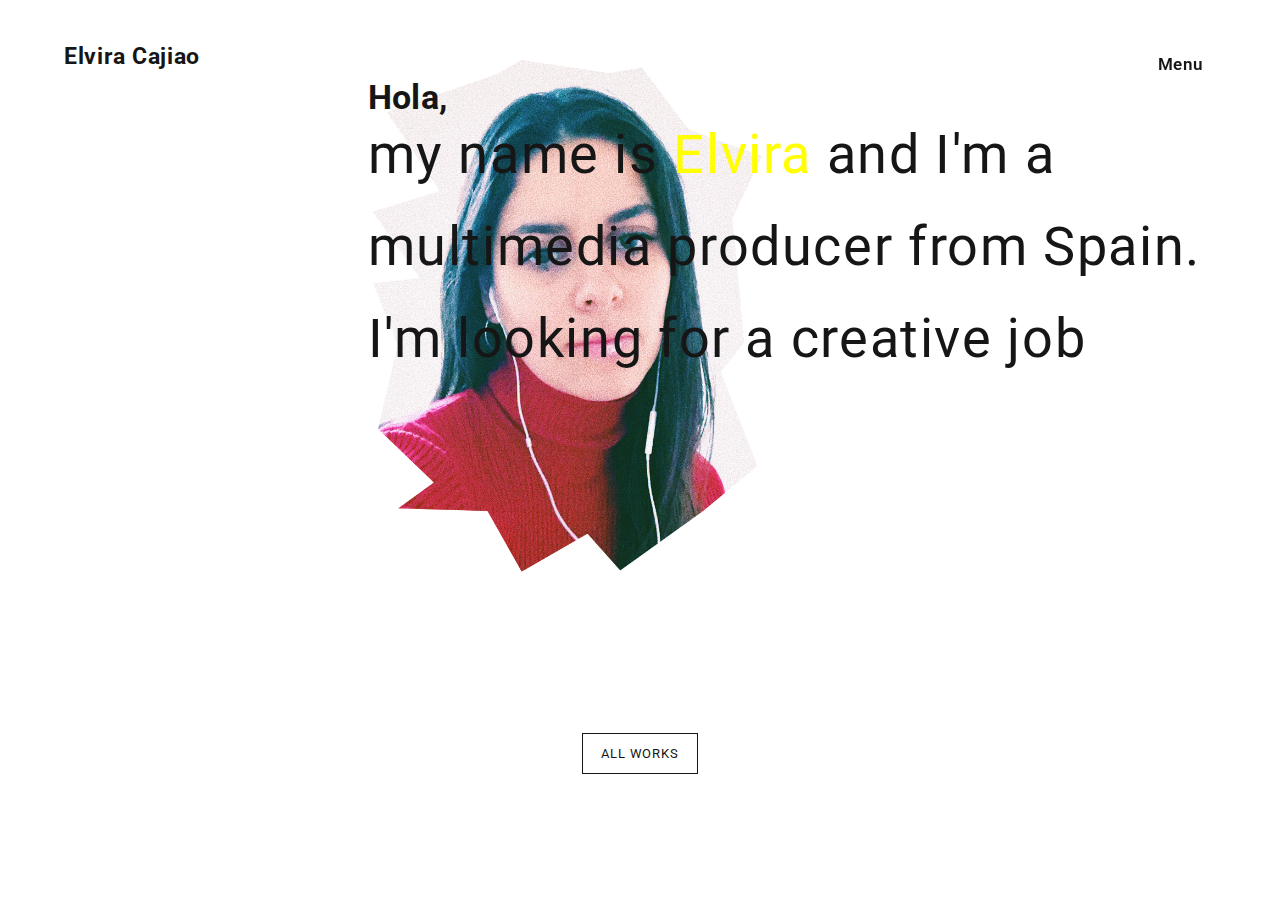
<file: index.html>
<!DOCTYPE html>
<html lang="en">

    <head>
	
    <meta charset="utf-8" />	 
	<meta name="viewport" content="width=device-width, initial-scale=1">
    <link href="css/bootstrap.min.css" rel="stylesheet" type="text/css" />	   
    <link href="css/style.css" rel="stylesheet" type="text/css" />
	<link href="246x0w.jpg" rel="shortcut icon" />
	<link href="https://fonts.googleapis.com/css?family=Roboto:300,400,700,900" rel="stylesheet">
	
	<script src="js/modernizr.js"></script>

	<title>Elvira Cajiao</title>

	</head>
	   <body>
	   
<!--- PAGE LOADING --->	
<div class="preloading fadeIn">	 

		<!--- NAV BAR --->
		<div class="nav-ttl">
              Elvira Cajiao
		</div>
			
		<div class="right-menu">
				<!-- Button trigger modal -->
					<button type="button" class="btn btn-primary-menu" data-toggle="modal" data-target="#exampleModalLong">
						Menu
					</button>

				<!-- Modal -->
			<div class="modal fade" id="exampleModalLong" tabindex="-1" role="dialog" aria-labelledby="exampleModalLongTitle" aria-hidden="true">
				<div class="modal-dialog" role="document">
				<div class="modal-content">
					<div class="modal-header-menu">
					<div class="menu-t">
					    <div class="open-menu-title">
						    <span style="color: yellow;">Elvira Cajiao</span>
						</div>
						<div class="menu-links-on" > 
						Home
						</div>
						<div> 
						<a class="menu-links" href="works.html"> Works </a>
						</div> 
						<!-- <div>  -->
						<!-- <a class="menu-links" href="logos.html"> Logo Collection </a>
						</div> -->
						<div> 
						<a class="menu-links" href="about.html"> About & Contact </a>
						</div>
						<!-- <div>  -->
						<!-- <a class="menu-links" href="blog.html"> Blog </a>
						</div> -->
						<button type="button" class="menu-close" data-dismiss="modal" aria-label="Close">
								<span aria-hidden="true">&times;</span>
						</button>
					</div>
				</div>
			</div>
				</div>
				</div>
		</div>		  
	
	<!--- THE END NAV BAR --->  

<div class="container">

		<!--- HERO HEADER --->
	           <!--  <div class="row">
	                <div class="col-md-12">
                       <div class="hero-bg" >
					        <h1 class="fade-anime-top">  </h1>
                            <h2 class="fade-anime-bottom"> Keep it simple </h2>					
                       </div>
	                </div>
				</div> -->
		<!--- THE END HERO HEADER --->				
		

		<!--- HOME PROJECTS --->
	            <div class="row">
	                <div class="col-md-3 col-xs-12">
					
	                </div>
					
	                <div class="col-md-9 col-xs-12">
                        <div class="prjct-bg" >					
					          <a > <img src="1_website copy.png" alt="" class="img-prjct"> </a>
					        <div class="prjct-wrt-right"> Hola, <h2>my name is <span style="color: yellow;">Elvira</span> and I'm a
							multimedia producer from Spain. 
							I'm looking for a creative job</h2>	</div>	

						</div>
	                </div>
				</div>

	            
        <!--- THE END HOME PROJECTS --->

        <!--- ALL PROJECT BUTTON --->				
	            <div class="row">
	                <div class="col-md-12 col-xs-12">
                       <div class="allprojects-lgs-bg" >
				           <a class="btn-allprojects" href="works.html" role="button">ALL WORKS</a>				
                       </div>
	                </div>
				</div>								
		<!--- THE END ALL PROJECT BUTTON --->				
		
        <!--- ABOUT & LOGOS BUTTON --->
       <!--  <div class="fluid-container">
	            <div class="row">
	                <div class="col-md-6 col-xs-6">
                       <div class="allprojects-bg" >
				           <a class="btn-ltstlk" href="about.html" role="button">ABOUT</a>				
                       </div>
	                </div>
		
	                <div class="col-md-6 col-xs-6">
                       <div class="allprojects-bg" >
				           <a class="btn-ltstlk" href="logos.html" role="button">LOGOS</a>				
                       </div>
	                </div>
				</div>	
        </div>				 -->
		<!--- THE END ABOUT & LOGOS BUTTON --->		

		<!--- FOOTER --->
		
		<!--- THE END FOOTER --->			
</div>       
		<!--- SCRIPTS --->
	            <script src="js/jquery-2.1.1.js"></script>
                <script src="js/main.js"></script>
				<script src="js/bootstrap.min.js"></script>				
		<!--- THW END SCRIPTS --->	

<!--- THE PAGE LOADING --->		
		
		</body>		
		
</html>
</file>
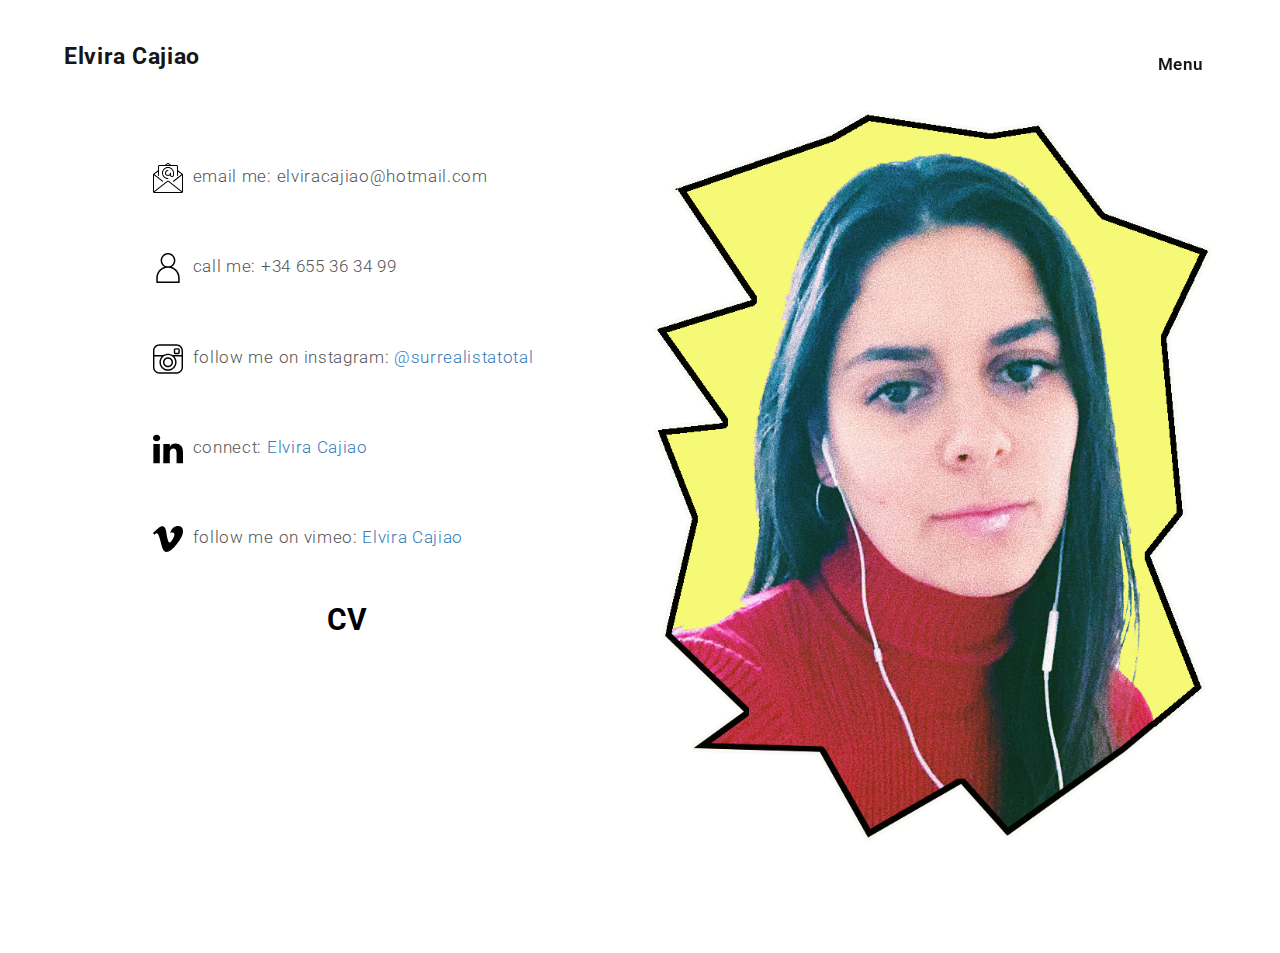
<file: about.html>
<!DOCTYPE html>
<html lang="en">

    <head>
	
    <meta charset="utf-8" />	 
	<meta name="viewport" content="width=device-width, initial-scale=1">

    <link href="css/bootstrap.min.css" rel="stylesheet" type="text/css" />	   
    <link href="css/style.css" rel="stylesheet" type="text/css" />
	<link href="246x0w.jpg" rel="shortcut icon" />
	<link href="https://fonts.googleapis.com/css?family=Roboto:300,400,700,900" rel="stylesheet">
	
	<script src="js/modernizr.js"></script>

	<title>Contact</title>

	</head>
	   <body>
	   
<!--- PAGE LOADING --->	
<div class="preloading fadeIn">	   
	   
		<!--- NAV BAR --->
		<div class="nav-ttl">
              Elvira Cajiao
		</div>
			
		<div class="right-menu">
				<!-- Button trigger modal -->
					<button type="button" class="btn btn-primary-menu" data-toggle="modal" data-target="#exampleModalLong">
						Menu
					</button>

				<!-- Modal -->
			<div class="modal fade" id="exampleModalLong" tabindex="-1" role="dialog" aria-labelledby="exampleModalLongTitle" aria-hidden="true">
				<div class="modal-dialog" role="document">
				<div class="modal-content">
					<div class="modal-header-menu">
					<div class="menu-t">
					    <div class="open-menu-title">
						Elvira Cajiao
						</div>
						<div> 
						<a class="menu-links" href="index.html"> Home </a>
						</div>
						<div> 
						<a class="menu-links" href="works.html"> Works </a>
						</div> 
						<!-- <div> 
						<a class="menu-links" href="logos.html"> Logo Collection </a>
						</div> -->
						<div class="menu-links-on" > 
						About & Contact
						</div>
						<!-- <div> 
						<a class="menu-links" href="blog.html"> Blog </a>
						</div> -->
						<button type="button" class="menu-close" data-dismiss="modal" aria-label="Close">
								<span aria-hidden="true">&times;</span>
						</button>
					</div>
				</div>
			</div>
				</div>
				</div>
		</div>		  
	
	<!--- THE END NAV BAR ---> 

	    <div class="container">

		<!--- HERO HEADER WORK SLIDER --->
	           
		<!--- THE END HERO HEADER WORK SLIDER --->

		<!--- ABOUT --->
	            <div class="row">
	                <div class="col-md-6 col-xs-12">
                       <div class="lg-col-bg" >
					        <div class="lg-col-ttl2">  </div>
                            <div class="lg-col-wrt"> <p><img class="logo" src="mail.svg" width="50" height="50">email me: elviracajiao@hotmail.com</p><br>
    							<p><img class="logo" src="user.svg" width="50" height="50">call me: +34 655 36 34 99</p>
    							<br>
    							<p><img class="logo" src="instagram (1).svg" width="50" height="50">follow me on instagram: <a href="https://www.instagram.com/surrealistatotal/">@surrealistatotal</a> </p>
    							<br>
    							<p><img class="logo" src="linkedin.svg" width="50" height="50">connect: <a href="https://www.linkedin.com/in/elvira-cajiao-2b54b113a/">Elvira Cajiao</a></p>
    							<br>
    							<p><img class="logo" src="vimeo.svg" width="50" height="50">follow me on vimeo: <a href="https://vimeo.com/user15289788/about">Elvira Cajiao</a></p><br>
    							<p style="text-align: center; color: black !important;"><a  style="color: black !important; font-weight: 700; font-size: 30px;" href="ElviraCajiao_CV.png" download>CV</a></p>

    						</div>							
                       </div>
	                </div>

					<div class="col-md-6 col-xs-12">
                       <div class="lg-col-bg2" >
                               <img src="websitehover.png" alt="" class="img-lg-col2">					   
                       </div>
	                </div>
					
				</div>

				<!-- <div class="row">
					<div class="col-md-6 col-xs-12">
                       <div class="lg-col-bg" >
                       	<img src="ElviraCajiao_CV.png" alt="" class="img-lg-col2">	
                       </div>
                   </div>
				<div class="col-md-6 col-xs-12">
                       <div class="lg-col-bg2" >
                               		CV blah blah blah		   
                       </div>
	                </div>
	            </div> -->
					
				</div>
		<!--- THE END ABOUT CLIENT --->
		
		<!--- WORK PRESENTATION --->
	            
        <!--- THE END WORK PRESENTATION --->

	    </div>
		
        <!--- WORKS & LOGOS BUTTON --->
       <!--  <div class="container">
	            <div class="row">
	                <div class="col-md-6 col-xs-6">
                       <div class="allprojects-bg" >
				           <a class="btn-ltstlk" href="works.html" role="button">WORKS</a>				
                       </div>
	                </div>
		
	                <div class="col-md-6 col-xs-6">
                       <div class="allprojects-bg" >
				           <a class="btn-ltstlk" href="logos.html" role="button">LOGOS</a>				
                       </div>
	                </div>
				</div>	
        </div>				 -->
		<!--- THE END WORKS & LOGOS BUTTON --->		

		<!--- FOOTER --->
		
		<!--- THE END FOOTER --->			
        
		<!--- SCRIPTS --->
	            <script src="js/jquery-2.1.1.js"></script>
                <script src="js/main.js"></script>
				<script src="js/bootstrap.min.js"></script>
		<!--- THW END SCRIPTS --->			

</div>
<!--- THE PAGE LOADING --->		
		
		</body>		
		
</html>
</file>
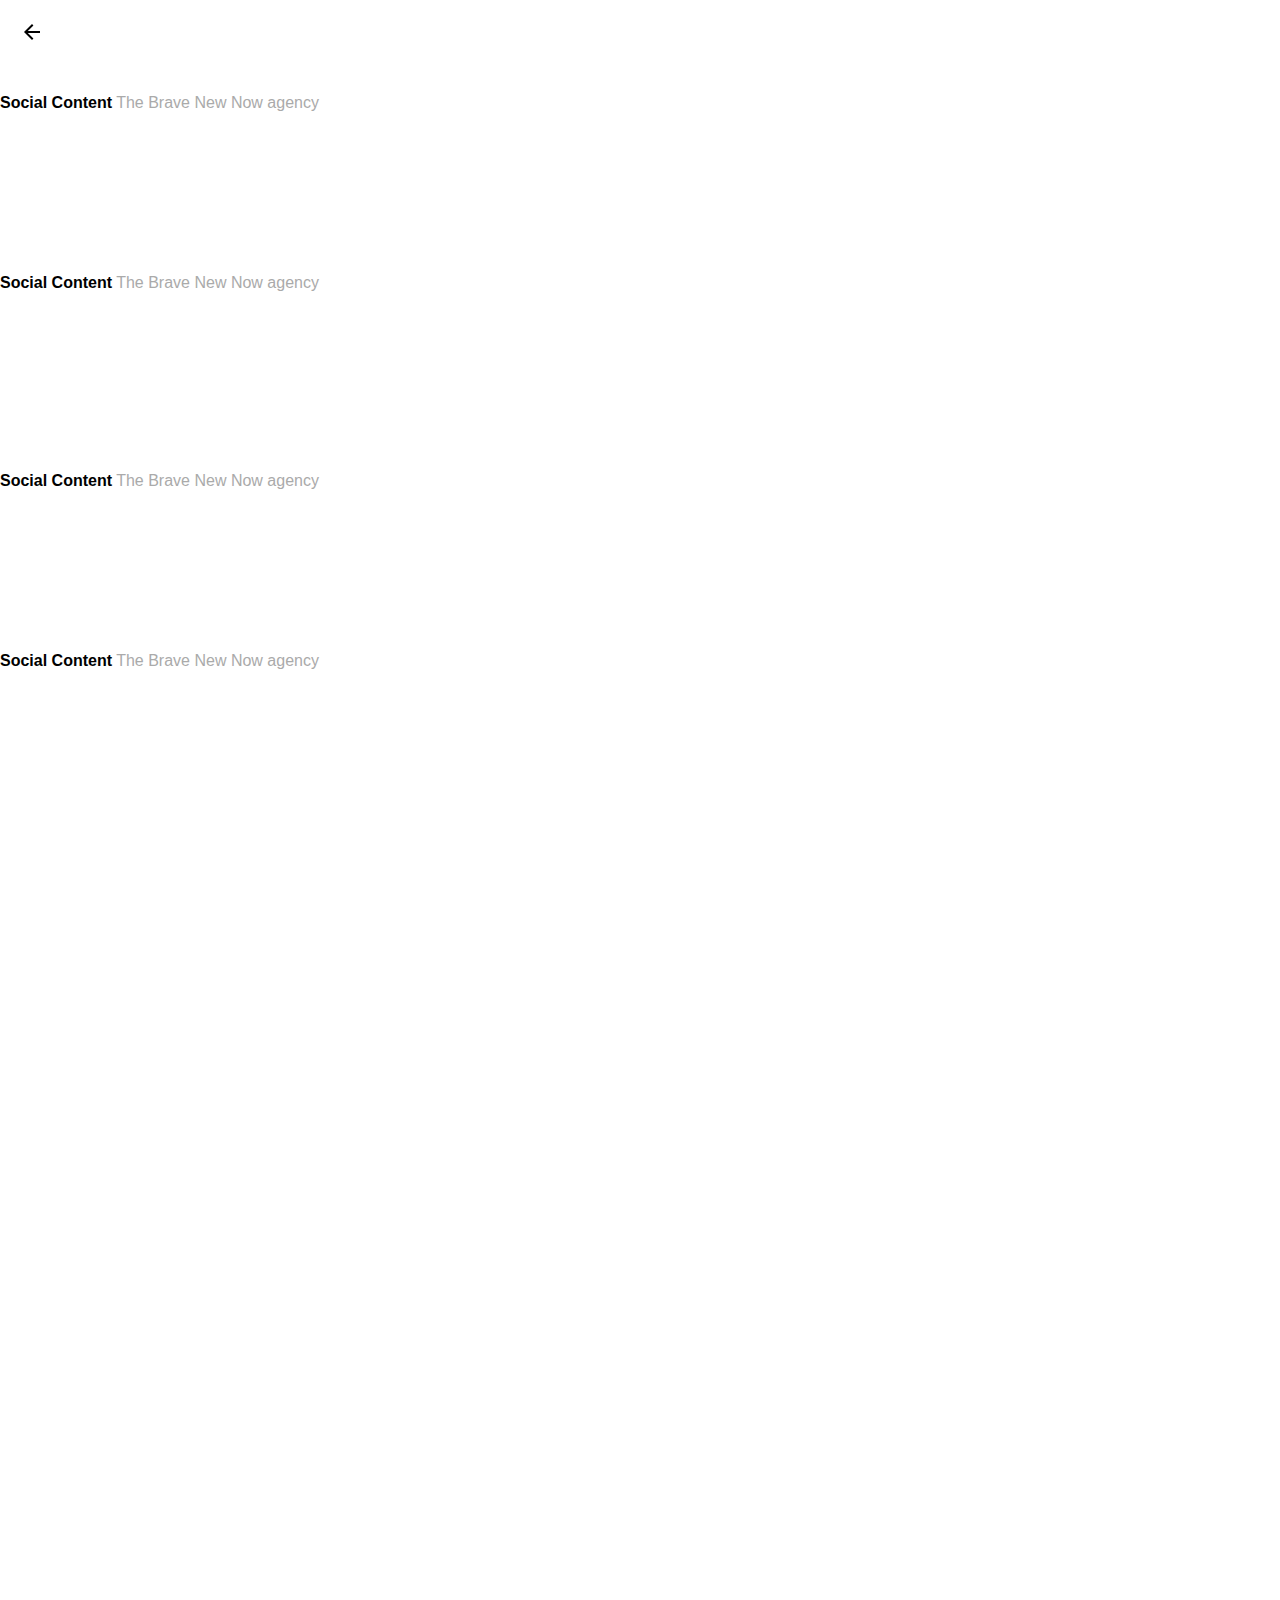
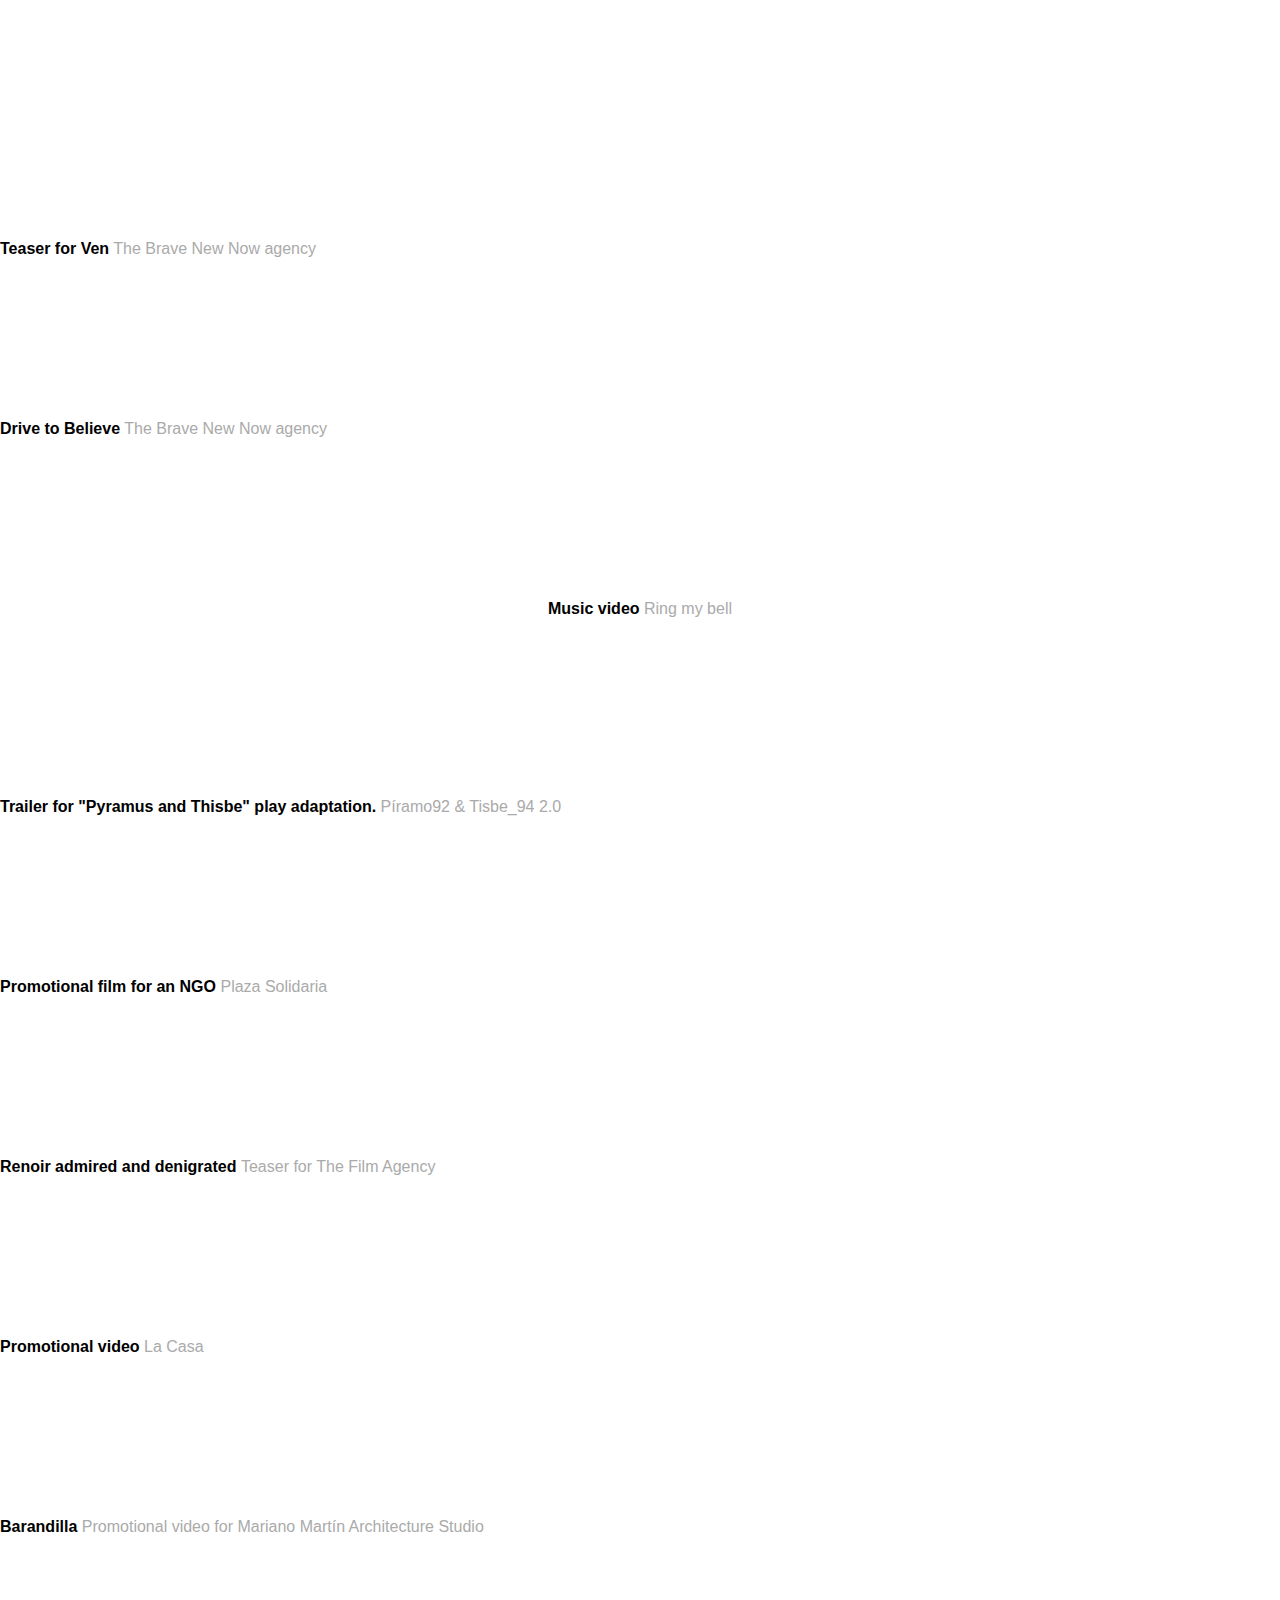
<file: work.html>
<!DOCTYPE html>
<html lang="en" class="no-js">
	<head>
		<meta charset="UTF-8" />
		<meta name="viewport" content="width=device-width, initial-scale=1">
		<title>Work</title>
		<link rel="shortcut icon" href="246x0w.jpg">
		<link href="https://fonts.googleapis.com/css?family=Bungee+Shade|Faster+One" rel="stylesheet">
		<link href="https://fonts.googleapis.com/css?family=Chivo" rel="stylesheet">		
		<link rel="stylesheet" type="text/css" href="base.css" />
	</head>
	<body>
		<a href="index.html">
		<img style="padding: 20px;" src="baseline-arrow_back-24px.svg">
		</a><br></br>

<div class="resp-container">
	<h3 class="grid__item-title"><strong>Social Content</strong> The Brave New Now agency</h3>
	<iframe src="https://player.vimeo.com/video/301159643"  frameborder="0" webkitallowfullscreen mozallowfullscreen allowfullscreen></iframe>
	 </div>

 <div class="resp-container">
 	<h3 class="grid__item-title"><strong>Social Content</strong> The Brave New Now agency</h3>
	 <iframe src="https://player.vimeo.com/video/301159585"  frameborder="0" webkitallowfullscreen mozallowfullscreen allowfullscreen></iframe>
	  </div><br>


	   <div class="resp-container">
	   	<h3 class="grid__item-title"><strong>Social Content</strong> The Brave New Now agency</h3>
	<iframe src="https://player.vimeo.com/video/301158250"  frameborder="0" webkitallowfullscreen mozallowfullscreen allowfullscreen></iframe>
</div>

<div class="resp-container">
	<h3 class="grid__item-title"><strong>Social Content</strong> The Brave New Now agency</h3>
	<iframe src="https://player.vimeo.com/video/301158037" width="640" height="1140" frameborder="0" webkitallowfullscreen mozallowfullscreen allowfullscreen></iframe>
</div><br>

	<div class="resp-container">
 	<h3 class="grid__item-title"><strong>Teaser for Ven</strong> The Brave New Now agency</h3>
		 <iframe src="https://player.vimeo.com/video/302708178" frameborder="0" webkitallowfullscreen mozallowfullscreen allowfullscreen></iframe>
	</div>
	
	<div class="resp-container">
 	<h3 class="grid__item-title"><strong>Drive to Believe</strong> The Brave New Now agency</h3>
	<iframe src="https://player.vimeo.com/video/302708066" frameborder="0" webkitallowfullscreen mozallowfullscreen allowfullscreen></iframe>
	</div>	
		
 <div class="resp-container">
 	<h3 style="text-align: center;" class="grid__item-title"><strong>Music video</strong> Ring my bell</h3>
  	<iframe class="musicvid" src="https://player.vimeo.com/video/285450808" frameborder="0" webkitallowfullscreen mozallowfullscreen allowfullscreen></iframe>
  	
 </div><br>

 <div class="resp-container">
 	<h3 class="grid__item-title"><strong>Trailer for "Pyramus and Thisbe" play adaptation. </strong> Píramo92 & Tisbe_94 2.0</h3>
  	<iframe src="https://player.vimeo.com/video/210035367" frameborder="0" webkitallowfullscreen mozallowfullscreen allowfullscreen></iframe>
  	
 </div>

 <div class="resp-container">
 	<h3 class="grid__item-title"><strong>Promotional film for an NGO</strong> Plaza Solidaria</h3>
	<iframe src="https://player.vimeo.com/video/299908897"  frameborder="0" webkitallowfullscreen mozallowfullscreen allowfullscreen></iframe>
	
 </div>

 <div class="resp-container">
 	<h3 class="grid__item-title"><strong>Renoir admired and denigrated </strong> Teaser for The Film Agency</h3>
								
 	<iframe src="https://player.vimeo.com/video/161364819"  frameborder="0" webkitallowfullscreen mozallowfullscreen allowfullscreen></iframe>
 </div>

 <div class="resp-container">
 	<h3 class="grid__item-title"><strong>Promotional video</strong> La Casa</h3>
 	<iframe src="https://player.vimeo.com/video/208971984"  frameborder="0" webkitallowfullscreen mozallowfullscreen allowfullscreen></iframe>
 </div>

 <div class="resp-container">
 	<h3 class="grid__item-title"><strong>Barandilla</strong> Promotional video for Mariano Martín Architecture Studio</h3>
 	<iframe class="musicvid" src="https://player.vimeo.com/video/153504842" width="640" height="360" frameborder="0" webkitallowfullscreen mozallowfullscreen allowfullscreen></iframe>
 	 </div>
	
	 
	</body>
</file>
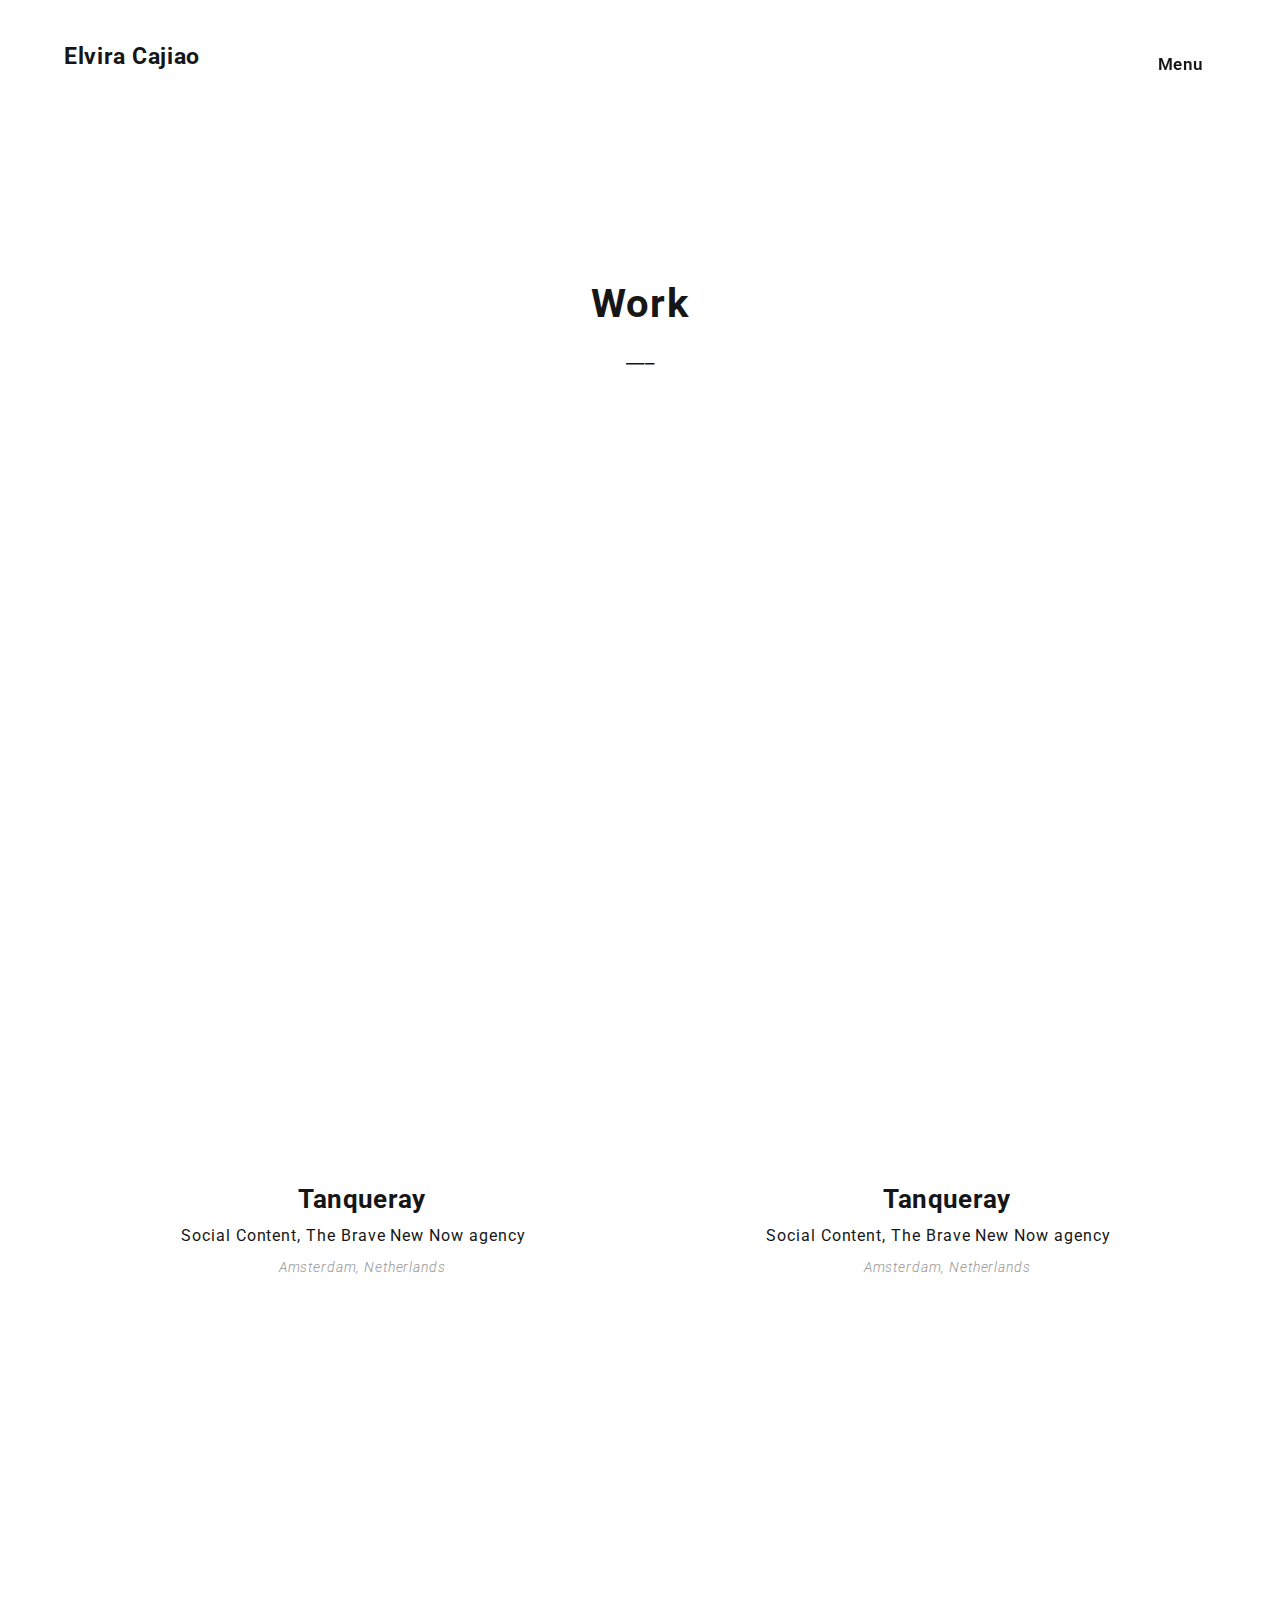
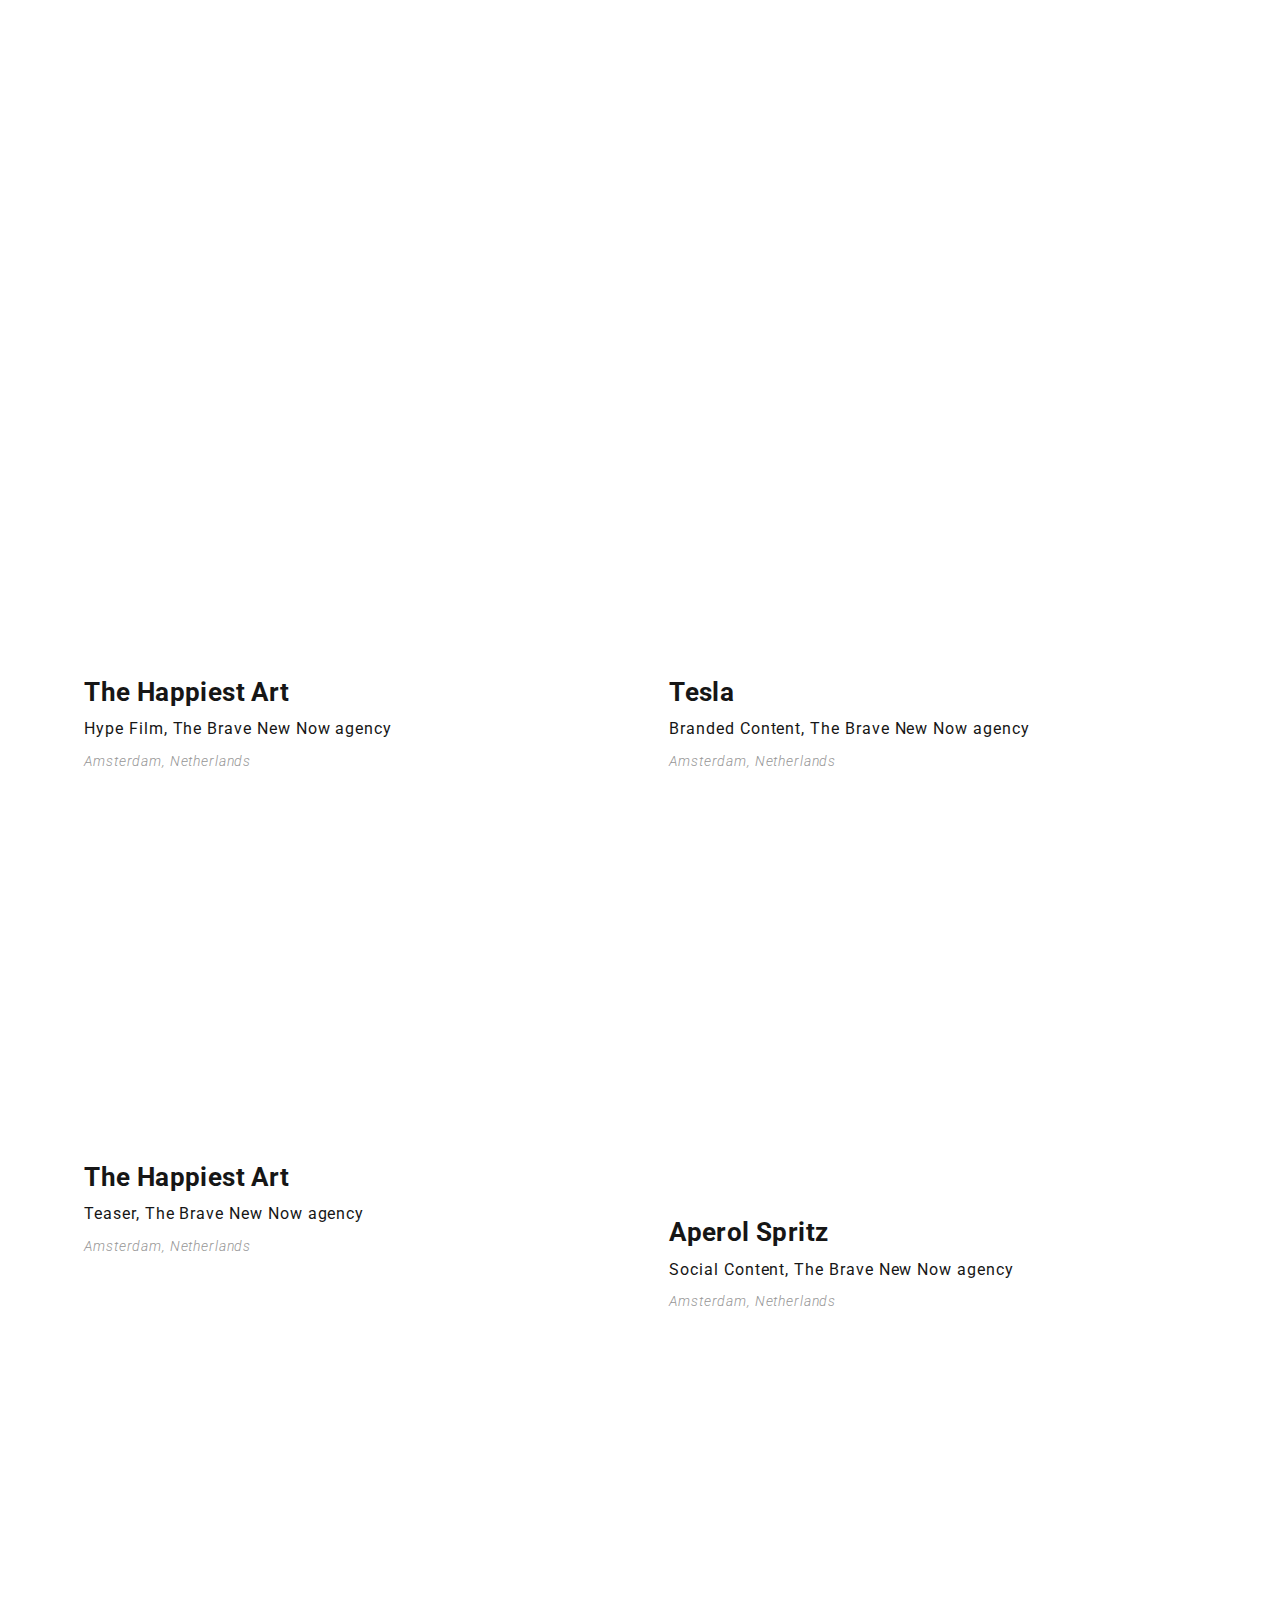
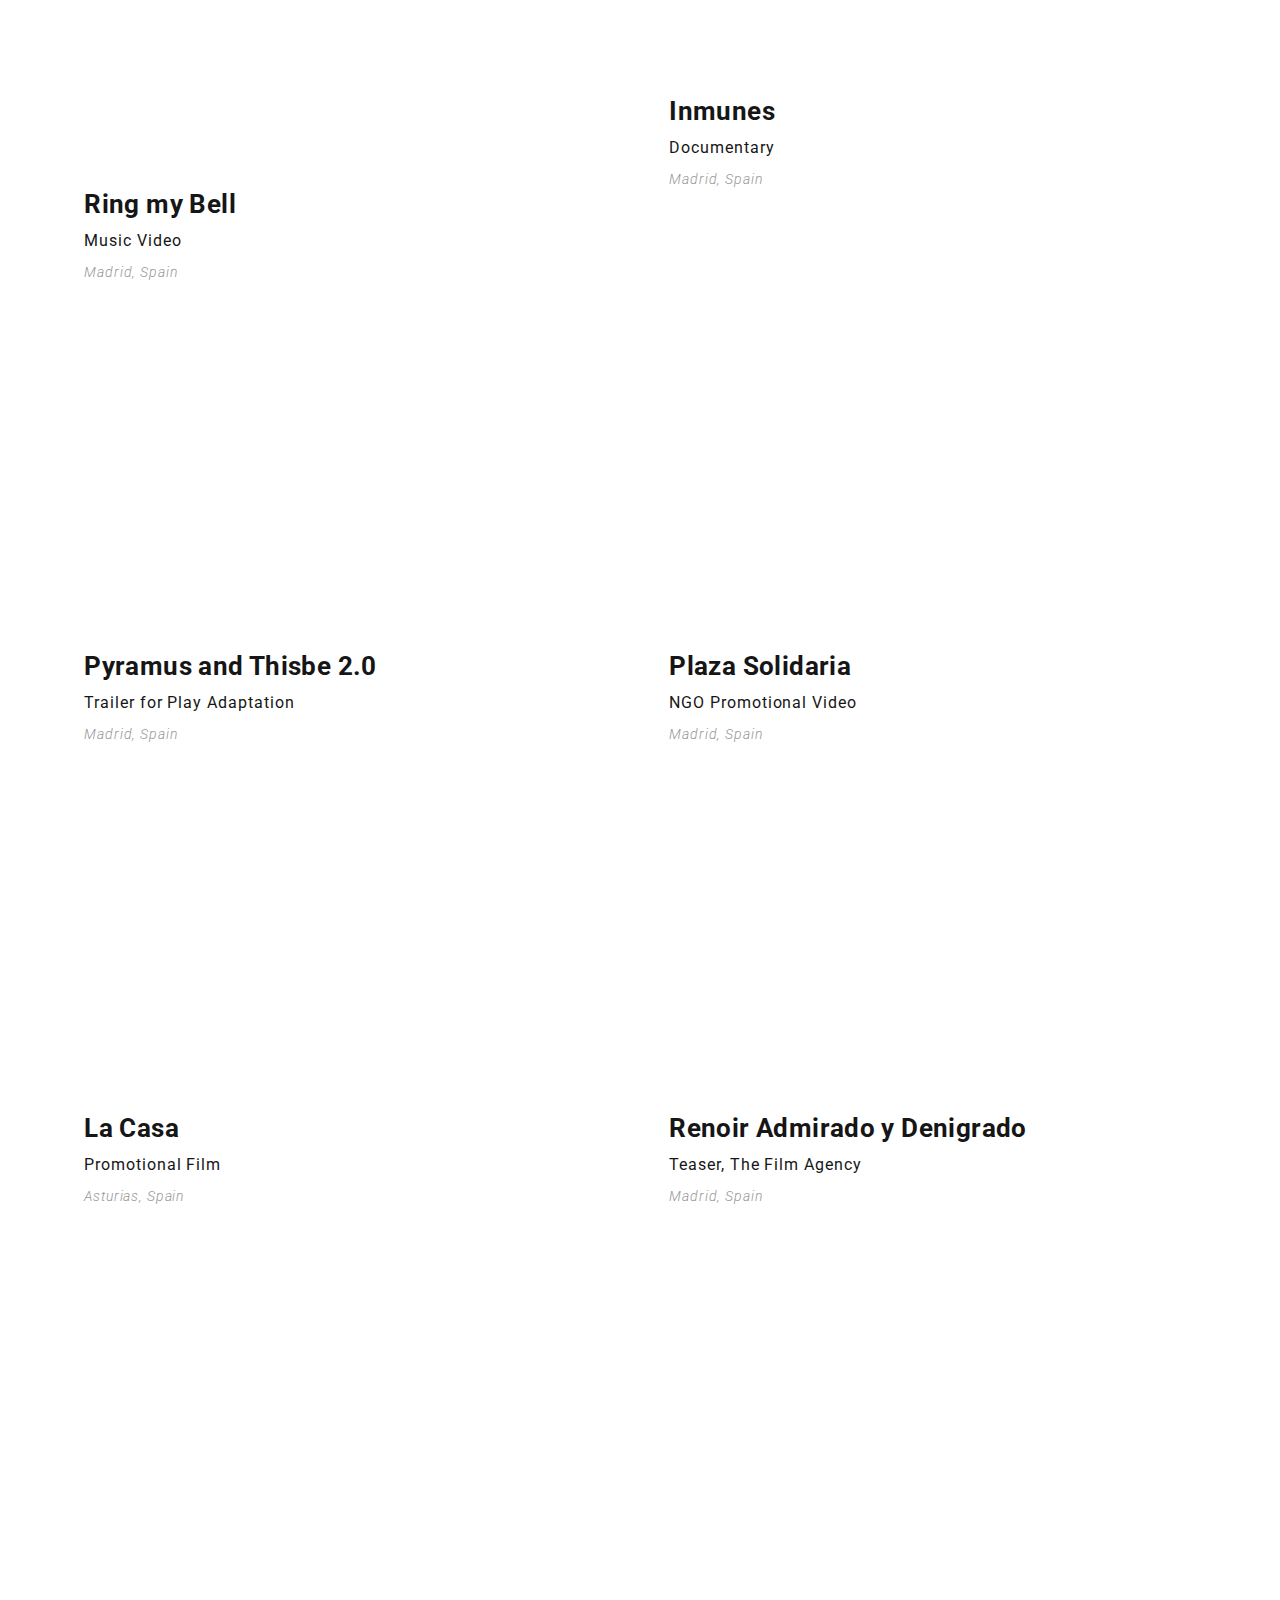
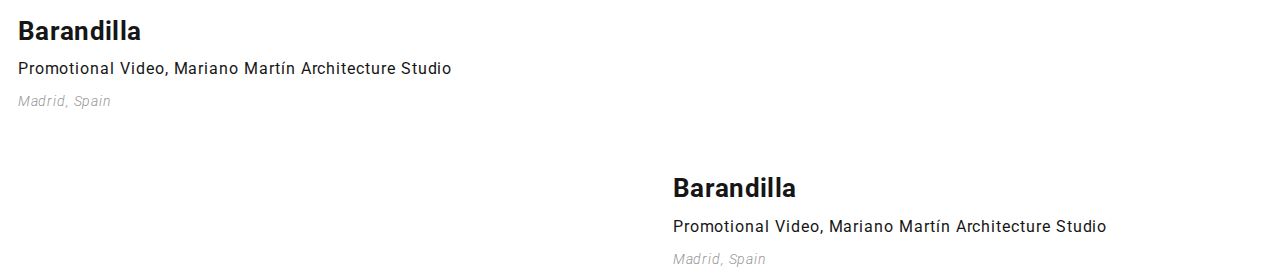
<file: works.html>
<!DOCTYPE html>
<html lang="en">

    <head>
	
    <meta charset="utf-8" />	 
	<meta name="viewport" content="width=device-width, initial-scale=1">

    <link href="css/bootstrap.min.css" rel="stylesheet" type="text/css" />	   
    <link href="css/style.css" rel="stylesheet" type="text/css" />
	<link href="246x0w.jpg" rel="shortcut icon" />
	<link href="https://fonts.googleapis.com/css?family=Roboto:300,400,700,900" rel="stylesheet">
	
	<script src="js/modernizr.js"></script>

	<title>Elvira Cajiao Work</title>

	</head>
	   <body>
	   
<!--- PAGE LOADING --->	
<div class="preloading fadeIn">	   
	   
		<!--- NAV BAR --->
		<div class="nav-ttl">
              Elvira Cajiao
		</div>
			
		<div class="right-menu">
				<!-- Button trigger modal -->
					<button type="button" class="btn btn-primary-menu" data-toggle="modal" data-target="#exampleModalLong">
						Menu
					</button>

					<!-- <p>about</p> -->

				<!-- Modal -->
			<div class="modal fade" id="exampleModalLong" tabindex="-1" role="dialog" aria-labelledby="exampleModalLongTitle" aria-hidden="true">
				<div class="modal-dialog" role="document">
				<div class="modal-content">
					<div class="modal-header-menu">
					<div class="menu-t">
					    <div class="open-menu-title">
						    <span style="color: yellow;">Elvira Cajiao</span>
						</div>
						<div> 
						<a class="menu-links" href="index.html"> Home </a>
						</div>
						<div class="menu-links-on" > 
						Work
						</div> 
						<!-- <div> 
						<a class="menu-links" href="logos.html"> Logo Collection </a>
						</div> -->
						<div> 
						<a class="menu-links" href="about.html"> About & Contact </a>
						</div>
						<!-- <div> 
						<a class="menu-links" href="blog.html"> Blog </a>
						</div> -->
						<button type="button" class="menu-close" data-dismiss="modal" aria-label="Close">
								<span aria-hidden="true">&times;</span>
						</button>
					</div>
				</div>
			</div>
				</div>
				</div>
		</div>		  
	
	<!--- THE END NAV BAR ---> 

	    <div class="container">

		<!--- HERO HEADER --->
	            <div class="row">
	                <div class="col-md-12">
                       <div class="works-hero-bg" >
					        <h1 class="fade-anime-top"> Work </h1>
                            <h2 class="fade-anime-bottom"> ___ </h2>						
                       </div>
	                </div>
				</div>
		<!--- THE END HERO HEADER --->				
		

		<!--- WORK PAGE PROJECTS --->
				

			

			    <div class="row">
	                <div class="col-md-6 col-xs-12">
                        <div class="prjct-bg" >					
					            <a href="#"> <div style="padding:100% 0 0 0;position:relative;"><iframe src="https://player.vimeo.com/video/301159643?title=0&byline=0&portrait=0" style="position:absolute;top:0;left:0;width:100%;height:80%;" frameborder="0" webkitallowfullscreen mozallowfullscreen allowfullscreen></iframe></div><script src="https://player.vimeo.com/api/player.js"></script></a>
					          <div class="prjct-wrt-left-wrk"> </div>
							  <div style="text-align: center;" class="shw-cs2"> Tanqueray </div>
							  <div style="text-align: center;" class="shw-cs4"> Social Content, The Brave New Now agency </div>
							  <div style="text-align: center;" class="shw-cs"> Amsterdam, Netherlands </div><br>
						</div>					
	                </div>
					
	                <div class="col-md-6 col-xs-12">
                        <div class="prjct-bg" >					
					            <a href="#"> <div style="padding:100% 0 0 0;position:relative;"><iframe src="https://player.vimeo.com/video/301159585?title=0&byline=0&portrait=0" style="position:absolute;top:0;left:0;width:100%;height:80%;" frameborder="0" webkitallowfullscreen mozallowfullscreen allowfullscreen></iframe></div><script src="https://player.vimeo.com/api/player.js"></script> </a>
					          <div class="prjct-wrt-right-wrk"> </div>
							  <div style="text-align: center;" class="shw-cs2"> Tanqueray </div>
							  <div style="text-align: center;" class="shw-cs4"> Social Content, The Brave New Now agency </div>
							  <div style="text-align: center;" class="shw-cs"> Amsterdam, Netherlands </div><br>
						</div>
	                </div>
                </div><br>

                <div class="row">
	                <div class="col-md-6 col-xs-12">
                        <div class="prjct-bg" >					
					            <a href="#"> <div style="padding:100% 0 0 0;position:relative;"><iframe src="https://player.vimeo.com/video/301158250" style="position:absolute;top:0;left:0;width:100%;height:80%;" frameborder="0" webkitallowfullscreen mozallowfullscreen allowfullscreen></iframe></div><script src="https://player.vimeo.com/api/player.js"></script></a>
					          <div class="prjct-wrt-left-wrk"> </div>
							 <!--  <div class="shw-cs2"> Tanqueray </div>
							  <div class="shw-cs4"> Social Content, The Brave New Now agency </div>
							  <div class="shw-cs"> Amsterdam, Netherlands </div> -->
						</div>					
	                </div>
					
	                <div class="col-md-6 col-xs-12">
                        <div class="prjct-bg" >					
					            <a href="#"> <div style="padding:100% 0 0 0;position:relative;"><iframe src="https://player.vimeo.com/video/301158037" style="position:absolute;top:0;left:0;width:100%;height:80%;" frameborder="0" webkitallowfullscreen mozallowfullscreen allowfullscreen></iframe></div><script src="https://player.vimeo.com/api/player.js"></script> </a>
					          <div class="prjct-wrt-right-wrk"> </div>
							  <!-- <div class="shw-cs2"> Tanqueray </div>
							  <div class="shw-cs4"> Social Content, The Brave New Now agency </div>
							  <div class="shw-cs"> Amsterdam, Netherlands </div> -->
						</div>
	                </div>
                </div><br>

			    <div class="row">
	                <div class="col-md-6 col-xs-12">
                        <div class="prjct-bg" >					
					            <a href="#"> <div style="padding:56.25% 0 0 0;position:relative;"><iframe src="https://player.vimeo.com/video/302708178?title=0&byline=0&portrait=0" style="position:absolute;top:0;left:0;width:100%;height:100%;" frameborder="0" webkitallowfullscreen mozallowfullscreen allowfullscreen></iframe></div><script src="https://player.vimeo.com/api/player.js"></script> </a>
					          <div class="prjct-wrt-left-wrk"> </div>
							  <div class="shw-cs2"> The Happiest Art </div>
							  <div class="shw-cs4"> Hype Film, The Brave New Now agency </div>
							  <div class="shw-cs"> Amsterdam, Netherlands </div>
						</div>					
	                </div>
					
	                <div class="col-md-6 col-xs-12">
                        <div class="prjct-bg" >					
					            <a href="#"> <div style="padding:56.25% 0 0 0;position:relative;"><iframe src="https://player.vimeo.com/video/302708066?title=0&byline=0&portrait=0" style="position:absolute;top:0;left:0;width:100%;height:100%;" frameborder="0" webkitallowfullscreen mozallowfullscreen allowfullscreen></iframe></div><script src="https://player.vimeo.com/api/player.js"></script> </a>
					          <div class="prjct-wrt-right-wrk"> </div>
							  <div class="shw-cs2"> Tesla </div>
							  <div class="shw-cs4"> Branded Content, The Brave New Now agency</div>
							  <div class="shw-cs"> Amsterdam, Netherlands </div>
						</div>
	                </div>
                </div>	<br>
		    
		     <div class="row">
	                <div class="col-md-6 col-xs-12">
                        <div class="prjct-bg" >					
					            <a href="#"> 
							   <div style="padding:56.25% 0 0 0;position:relative;"><iframe src="https://player.vimeo.com/video/303232377?title=0&byline=0&portrait=0" style="position:absolute;top:0;left:0;width:100%;height:100%;" frameborder="0" webkitallowfullscreen mozallowfullscreen allowfullscreen></iframe></div><script src="https://player.vimeo.com/api/player.js"></script> </a>
					          <div class="prjct-wrt-left-wrk"> </div><br>
							  <div class="shw-cs2"> The Happiest Art </div>
							  <div class="shw-cs4"> Teaser, The Brave New Now agency </div>
							  <div class="shw-cs"> Amsterdam, Netherlands </div>
						</div>					
	                </div>
					
	                <div class="col-md-6 col-xs-12">
                        <div class="prjct-bg" >					
					            <a href="#"> 
							    <div style="padding:69.68% 0 0 0;position:relative;"><iframe src="https://player.vimeo.com/video/303232316?title=0&byline=0&portrait=0" style="position:absolute;top:0;left:0;width:100%;height:100%;" frameborder="0" webkitallowfullscreen mozallowfullscreen allowfullscreen></iframe></div><script src="https://player.vimeo.com/api/player.js"></script> </a>
					          <div class="prjct-wrt-right-wrk"> </div>
							  <div class="shw-cs2"> Aperol Spritz </div>
							  <div class="shw-cs4"> Social Content, The Brave New Now agency</div>
							  <div class="shw-cs"> Amsterdam, Netherlands </div>
						</div>
	                </div>
                </div>	<br>


                	    <div class="row">
	                <div class="col-md-6 col-xs-12">
                        <div class="prjct-bg" >					
					            <a href="#"> <div style="padding:75% 0 0 0;position:relative;"><iframe src="https://player.vimeo.com/video/285450808?title=0&byline=0&portrait=0" style="position:absolute;top:0;left:0;width:100%;height:100%;" frameborder="0" webkitallowfullscreen mozallowfullscreen allowfullscreen></iframe></div><script src="https://player.vimeo.com/api/player.js"></script> </a>
					          <div class="prjct-wrt-left-wrk"> </div>
							  <div  class="shw-cs2"> Ring my Bell </div>
							  <div  class="shw-cs4"> Music Video </div>
							  <div  class="shw-cs"> Madrid, Spain </div>
						</div>	<br>				
	                </div><br>
				    
				    
	                <div class="col-md-6 col-xs-12">
                        <div class="prjct-bg" >					
					            <a href="#"> <div style="position:relative;"><iframe width="560" height="315" src="https://www.youtube.com/embed/aH7tmHPAUZg" frameborder="0" allow="accelerometer; controls; encrypted-media; gyroscope; picture-in-picture" allowfullscreen></iframe> </div>
							  <div  class="shw-cs2"> Inmunes </div>
							  <div  class="shw-cs4"> Documentary </div>
							  <div  class="shw-cs"> Madrid, Spain </div>
						</div>	<br>				
	                </div>
				    </div>

	                 <div class="row">
	                <div class="col-md-6 col-xs-12">
                        <div class="prjct-bg" >				<div style="padding:56.25% 0 0 0;position:relative;"><iframe src="https://player.vimeo.com/video/210035367?title=0&byline=0&portrait=0" style="position:absolute;top:0;left:0;width:100%;height:100%;" frameborder="0" webkitallowfullscreen mozallowfullscreen allowfullscreen></iframe></div><script src="https://player.vimeo.com/api/player.js"></script> </a>
					          <div class="prjct-wrt-left-wrk"> </div>
							  <div class="shw-cs2"> Pyramus and Thisbe 2.0 </div>
							  <div class="shw-cs4"> Trailer for Play Adaptation </div>
							  <div class="shw-cs"> Madrid, Spain </div>
						</div>					
	                </div>

	                <div class="col-md-6 col-xs-12">
                        <div class="prjct-bg" >					
					            <a href="#"> <div style="padding:56.25% 0 0 0;position:relative;"><iframe src="https://player.vimeo.com/video/299908897?title=0&byline=0&portrait=0" style="position:absolute;top:0;left:0;width:100%;height:100%;" frameborder="0" webkitallowfullscreen mozallowfullscreen allowfullscreen></iframe></div><script src="https://player.vimeo.com/api/player.js"></script></a>
					          <div class="prjct-wrt-right-wrk"> </div>
							  <div class="shw-cs2"> Plaza Solidaria </div>
							  <div class="shw-cs4"> NGO Promotional Video </div>
							  <div class="shw-cs"> Madrid, Spain </div>
						</div>
	                </div>
                </div><br>
					
	                		
					<div class="row">
	                <div class="col-md-6 col-xs-12">
                        <div class="prjct-bg" >					
					            <a href="#"> <div style="padding:56.25% 0 0 0;position:relative;"><iframe src="https://player.vimeo.com/video/208971984?title=0&byline=0&portrait=0" style="position:absolute;top:0;left:0;width:100%;height:100%;" frameborder="0" webkitallowfullscreen mozallowfullscreen allowfullscreen></iframe></div><script src="https://player.vimeo.com/api/player.js"></script> </a>
					          <div class="prjct-wrt-right-wrk"> </div>
							  <div class="shw-cs2"> La Casa </div>
							  <div class="shw-cs4"> Promotional Film </div>
							  <div class="shw-cs"> Asturias, Spain </div>
						</div>
	                </div>

	                <div class="col-md-6 col-xs-12">
                        <div class="prjct-bg" >					
					            <a href="#"> <div style="padding:56.25% 0 0 0;position:relative;"><iframe src="https://player.vimeo.com/video/161364819?title=0&byline=0&portrait=0" style="position:absolute;top:0;left:0;width:100%;height:100%;" frameborder="0" webkitallowfullscreen mozallowfullscreen allowfullscreen></iframe></div><script src="https://player.vimeo.com/api/player.js"></script> </a>
					          <div class="prjct-wrt-right-wrk"> </div>
							  <div class="shw-cs2"> Renoir Admirado y Denigrado </div>
							  <div class="shw-cs4"> Teaser, The Film Agency </div>
							  <div class="shw-cs"> Madrid, Spain </div>
						</div>
	                </div>
                </div>		
	                




                </div><br>

			   
					
			    <div class="row">
	                <div class="col-md-6 col-xs-12">
                        <div class="prjct-bg" >					
					            <a href="#"> <div style="padding:56.25% 0 0 0;position:relative;"><iframe src="https://player.vimeo.com/video/153504842?title=0&byline=0&portrait=0" style="position:absolute;top:0;left:0;width:100%;height:100%;" frameborder="0" webkitallowfullscreen mozallowfullscreen allowfullscreen></iframe></div><script src="https://player.vimeo.com/api/player.js"></script> </a>
					          <div class="prjct-wrt-left-wrk"> </div>
							  <div class="shw-cs2"> Barandilla </div>
							  <div class="shw-cs4"> Promotional Video, Mariano Martín Architecture Studio </div>
							  <div class="shw-cs"> Madrid, Spain </div>							  
						</div>					
	                </div>
			<div class="col-md-6 col-xs-12">
                        <div class="prjct-bg" >					
					            <a href="#"> <div style="padding:56.25% 0 0 0;position:relative;">
							    <iframe src="https://player.vimeo.com/video/310632786" frameborder="0" webkitallowfullscreen mozallowfullscreen allowfullscreen></iframe>
							  </div><script src="https://player.vimeo.com/api/player.js"></script> </a>
					          <div class="prjct-wrt-left-wrk"> </div>
							  <div class="shw-cs2"> Barandilla </div>
							  <div class="shw-cs4"> Promotional Video, Mariano Martín Architecture Studio </div>
							  <div class="shw-cs"> Madrid, Spain </div>							  
						</div>					
	                </div>
					
					
				
        </div>				
        <!--- THE END WORK PAGE PROJECTS --->				
		

		
        <!--- ABOUT & LOGOS BUTTON --->
        <!-- <div class="container">
	            <div class="row">
	                <div class="col-md-6 col-xs-6">
                       <div class="allprojects-bg" >
				           <a class="btn-ltstlk" href="about.html" role="button">ABOUT</a>				
                       </div>
	                </div>
		
	                <div class="col-md-6 col-xs-6">
                       <div class="allprojects-bg" >
				           <a class="btn-ltstlk" href="logos.html" role="button">LOGOS</a>				
                       </div>
	                </div>
				</div>	
        </div>			 -->	
		<!--- THE END ABOUT & LOGOS BUTTON --->

		<!--- FOOTER --->
		
		<!--- THE END FOOTER --->			
        
		<!--- SCRIPTS --->
	            <script src="js/jquery-2.1.1.js"></script>
                <script src="js/main.js"></script>
				<script src="js/bootstrap.min.js"></script>
		<!--- THW END SCRIPTS --->			
</div>
<!--- THE PAGE LOADING --->		
		
		</body>		
		
</html>
</file>
<file: css/style.css>
/* Style Css to This Template */
/* Template Name: Starter Theme to Web Projects*/


/*** BODY ***/
body {
    font-family: 'Roboto', sans-serif;
	font-size: 1.3em;
	line-height: 1.8em;
	color: #161616;
	background-color: transparent;
	letter-spacing: 0.03em;
}
/*** THE END BODY ***/

/*** MEDIA ***/
@media only screen and (max-width: 768px) {
.prjct-wrt-right {
    font-size: 1.5em !important;
    top: 9% !important;
}

.modal-header-menu {
    border: 0px;
    padding: 30px !important;
    padding-top: 50% !important;
}

.open-menu-title {
	font-size: 1.8em !important;
	letter-spacing: .03em;
	line-height: 2em !important;
	font-weight: 600;
	color: #fff;
	opacity: 1 !important;
}

.right-menu {
    float: right;
    margin-top: 48px !important;
    margin-right: 2% !important;
    font-family: Roboto;
    z-index: 1040;
}

.btn-primary-menu {
    color: #161616;
    background-color: transparent;
    border-color: transparent;
    font-size: 15px !important;
    font-weight: 600 !important;
    z-index: 1040;
    font-family: roboto;
    letter-spacing: .03em !important;
}

.prjct-wrt-left {
    font-size: 1.5em !important;
    top: 9% !important;
}

.h1, h1 {
	font-size: 1.5em !important;
	max-width: 245px !important;
    margin: 0 auto;
}

.hero-bg {
    height: 70vh !important;
	padding-top: 40vh !important;
}

.h2, h2 {
	font-size: 1.1em !important;
}

.btn-allprojects {
	font-size: .9em !important;
}

.prjct-bg {
	margin-top: 3em !important;
	margin-bottom: 3em !important;
}

.img-prjct-logo {
	display:none !important;
}

.lg-col-wrt {
	font-size: 1em !important;
	padding: 3% !important;
}

.lg-col-wrt2 {
	font-size: 1em !important;
	padding: 3% !important;
}

.lg-col-wrt3 {
	font-size: 1em !important;
	padding: 3% !important;
	text-align: center !important;
}

.lg-col-ttl {
	font-size: 1.6em !important;
	padding-left: 3%;	
}

.lg-col-ttl2 {
	font-size: 1.6em !important;
	padding-left: 3%;	
}

.lg-col-ttl3 {
	font-size: 1.6em !important;
	padding-left: 0% !important;
    text-align: center !important;	
}

.lg-col-bg {
	margin-top: 3em !important;
	margin-bottom: 3em !important;
}

.lg-col-bg2 {
	margin-top: 3em !important;
	margin-bottom: .5em !important;
}

.nav-ttl {
	top: 36px !important;
	font-size: 1.3em !important;
	position: absolute !important;
	left: 5% !important;
}

.right-menu {
    top: -17px !important;
	font-size: 14px !important;
	position: fixed !important;
	right: 0% !important;
	font-weight: 300;
	font-family: roboto;
    letter-spacing: .1em;
	background: transparent !important;
}

.img-hr-lg {
    height: 35px !important;
    width: 35px !important;
	margin-top: 27px !important;
	display: none;
}

.ftr-lnk {
	font-size: 1em !important;
	height: 3em !important;
    text-align: center !important;
	padding-left: 0px !important;
}

.ftr-lnk-on {
	font-size: 1em !important;
	height: 3em !important;
    text-align: center !important;
	padding-left: 0px !important;
}

.prjct-wrt-left-wrk {
	font-size: 1.5em !important;
	top: 9.5% !important;
}

.prjct-wrt-right-wrk {
	font-size: 1.5em !important;
    top: 9.5% !important;	
}

.img-prjct-wrk {
	padding-right: 0px !important;
	padding-left: 0px !important;
}

.img-prjct-wrk:hover {
	padding-right: 0px !important;
	padding-left: 0px !important;
	border-radius: 0px !important;
}

.prjct-wrt-left-wrk-big {
	font-size: 1.5em !important;
	top: 9.5% !important;
}

.img-prjct-wrk-big {
	padding-right: 0px !important;
	padding-left: 0px !important;
}

.img-prjct-wrk-big:hover {
	padding-right: 0px !important;
	padding-left: 0px !important;
}

.img-prjct {
	padding-right: 0px !important;
	padding-left: 0px !important;
}

.img-prjct:hover {
	border-radius: 0px !important;
}

.works-hero-bg {
    height: 50vh !important;
    padding-top: 28vh !important;	
}

.blog-hero-bg {
	padding-top: 31vh !important;
}

.lgs-bg {
	margin-top: 0em !important;
	margin-bottom: 0.6em !important;
}

.btn-ltstlk {
	padding: 3em !important;
	font-size: 1em !important;
}

.img-lg-col2 {
	padding-left: 0px !important;
	padding-right: 0px !important;
}

.img-lg-col3 {
	padding-left: 0px !important;
	padding-right: 0px !important;
}

.img-lg-col4 {
	padding-left: 0px !important;
	padding-right: 0px !important;
}

.shw-cs2 {
	font-size: 1.4em !important;
}

.shw-cs {
	font-size: 1.1em !important;
}

.shw-cs3 {
	font-size: 1.1em !important;
	text-align: center !important;
	padding-left: 0px !important;
}

.shw-cs4 {
    font-size: 1.1em !important;
}

.shw-cs4-r {
    font-size: 1.1em !important;
}

.allprojects-bg {
	margin-bottom: 2em !important;
    margin-top: 2em !important;
}

.allprojects-lgs-bg2 {
	margin-bottom: 3.6em !important;
}

}
/*** THE END MEDIA ***/


/*** NAVIGATION SITE TITLE ***/
.nav-ttl {
	font-size: 1.8em;
	font-family: 'Roboto', sans-serif;
	letter-spacing: .03em;
	font-weight: 700;
	left: 5%;
	height:auto;
	position: absolute;
	top: 45px;
	z-index: 3;
}
/*** THE END NAVIGATION SITE TITLE ***/

/*** HERO HEADER LOGO ***/
.img-hr-lg {
	height: 40px;
	width: 40px;
    margin-left: 5%;
    margin-top: 35px;
	display: none;
}
/*** THE END HERO HEADER LOGO ***/

/*** GENERAL LINK ***/
a:-webkit-any-link {
	text-decoration: none;
}
/*** THE END GENERAL LINK ***/

/*** h1, h2, h3, h4, h5, h6, h7, h8, h9, ***/
.h1, h1 {
	font-size: 3.1em;
	font-weight: 700;
	letter-spacing: .03em;
	line-height: 1.7em;
	font-family: 'Roboto', sans-serif;
	color: #161616;
}

.h2, h2 {
	font-size: 1.6em;
	font-weight: 400;
	letter-spacing: .03em;
	line-height: 1.7em;
    font-family: 'Roboto', sans-serif;
	color: #161616;
}

.h3, h3 {
	font-size: 1.3em;
	font-weight: 400;
	letter-spacing: .03em;
	line-height: 1.7em;
	color: #999;
	font-family: 'Roboto', sans-serif;	
}

h1, .h1, h2, .h2, h3, .h3, h4, .h4 {
	margin-top: 0;
	margin-bottom: 0;
}
/*** THE END h1, h2, h3, h4, h5, h6, h7, h8, h9, ***/

/*** HERO HEADER ***/
.hero-bg {
	background: transparent;
	margin: 0 auto;
	text-align: center;
	height: 80vh;
	padding-top: 38.5vh;
}
/*** THE END HERO HEADER ***/

/*** SLIDER HERO HEADER ***/
.slider-bg {
	background: transparent;
	margin: 0 auto;
	text-align: center;
	padding-top: 10em;
	padding-bottom: 3em;	
}
/*** THE END SLIDER HERO HEADER ***/

/*** BLOG HERO HEADER ***/
.blog-hero-bg {
	background: transparent;
	margin: 0 auto;
	text-align: center;
	height: 45vh;
	padding-top: 25vh;
}
/*** THE END BLOG HERO HEADER ***/

/*** WORKS HERO HEADER ***/
.works-hero-bg {
	background: transparent;
	margin: 0 auto;
	text-align: center;
	height: 65vh;
	padding-top: 30vh;
}
/*** THE END WORKS HERO HEADER ***/

/*** FOOTER BACKGROUND ***/
.footer-bg {
	margin-top: 5em;
	margin-bottom: 4.3em;
	height: 11em;
}
/*** THE END FOOTER BACKGROUND ***/

/*** FOOTER LINKS ***/
.ftr-lnk {
	font-size: 1.1em;
	letter-spacing: .04em;
	line-height: 1.7em;
	text-align: left;
	color: #999;
	font-family: 'Roboto', sans-serif;
    font-weight: 300;
    height: 2.5em;
    padding-left: 5%;
}

.ftr-lnk-on {
	font-size: 1.1em;
	letter-spacing: .04em;
	line-height: 1.7em;
	text-align: left;
	color: #161616;
	font-family: 'Roboto', sans-serif;
    font-weight: 300;
    height: 2.5em;
    padding-left: 5%;
}

.ftr-lnk:hover {
	color: #161616;
	text-decoration: none;
}
/*** THE END FOOTER LINKS ***/

/*** BLOG2 ***/
.lg-col-bg2 {
	background: transparent;
	text-align: left;
	margin-bottom: 5em;
	margin-top: 5em;
}
/*** THE END BLOG ***/

/*** BLOG ***/
.lg-col-bg {
	background: transparent;
	text-align: left;
	margin-bottom: 5em;
	margin-top: 5em;
}
/*** THE END BLOG ***/

/*** SERVICES WRT ***/
.lg-col-wrt2 {
	font-size: 1.3em;
	line-height: 1.8em;
	padding: 3%;
	letter-spacing: .04em;
	font-family: 'Roboto', sans-serif;
	font-weight: 300;
	color: #545454;
}

.lg-col-wrt3 {
	font-size: 1.3em;
	line-height: 1.8em;
	padding: 3%;
	letter-spacing: .04em;
	font-family: 'Roboto', sans-serif;
	font-weight: 300;
	color: #545454;
	text-align: center;
}
/*** THE END SERVICES WRT ***/

/*** WRITE AND PHOTO ***/
.lg-col-wrt {
	font-size: 1.3em;
	line-height: 1.8em;
	padding: 15%;
	letter-spacing: .04em;
	font-family: 'Roboto', sans-serif;
	font-weight: 300;
	color: #545454;
}
/*** THE END WRITE AND PHOTO ***/

/*** SINGLE WORK PAGE TITLE ***/
.lg-col-ttl2 {
	font-size: 2.7em;
	font-weight: 700;
	letter-spacing: .03em;
	line-height: 1.7em;
	font-family: 'Roboto', sans-serif;
	color: #161616;
}

.lg-col-ttl3 {
	font-size: 2.7em;
	font-weight: 700;
	letter-spacing: .03em;
	line-height: 1.7em;
	font-family: 'Roboto', sans-serif;
	color: #161616;
	text-align: center;
}
/*** THE END SINGLE WORK TITLE ***/

/*** BLOG TITLE ***/
.lg-col-ttl {
	font-size: 2.7em;
	font-weight: 700;
	letter-spacing: .03em;
	line-height: 1.7em;
	font-family: 'Roboto', sans-serif;
	color: #161616;
}
/*** THE END BLOG TITLE ***/

/*** SINGLE WORK PHOTO COVER ***/
.img-lg-col2 {
  border-radius: 0px;
  max-width: 100%;
  height: auto;
  -webkit-transition: all .5s ease;
  -moz-transition: all .5s ease;
  -ms-transition: all .5s ease;
  -o-transition: all .5s ease;
   transition: all .5s ease;
   display: table;
   position: relative;
   padding-right: 2%;
   padding-left: 2%;
   animation: animatebottom 3s; 
}

.img-lg-col3 {
  border-radius: 0px;
  max-width: 100%;
  height: auto;
  -webkit-transition: all .5s ease;
  -moz-transition: all .5s ease;
  -ms-transition: all .5s ease;
  -o-transition: all .5s ease;
   transition: all .5s ease;
   display: table;
   position: relative;
   padding-right: 1%;
   padding-left: 1%;
   padding-top: .5%;
   animation: animatebottom 3s; 
}

.img-lg-col4{
  border-radius: 0px;
  max-width: 100%;
  height: auto;
  -webkit-transition: all .5s ease;
  -moz-transition: all .5s ease;
  -ms-transition: all .5s ease;
  -o-transition: all .5s ease;
   transition: all .5s ease;
   display: table;
   position: relative;
   padding-right: 0%;
   padding-left: 0%;
   animation: animatebottom 3s; 
}
/*** THE END SINGLE WORK PHOTO COVER ***/

/*** BLOG PHOTO COVER ***/
.img-lg-col {
  border-radius: 0px;
  max-width: 100%;
  height: auto;
  -webkit-transition: all .5s ease;
  -moz-transition: all .5s ease;
  -ms-transition: all .5s ease;
  -o-transition: all .5s ease;
   transition: all .5s ease;
   display: table;
   position: relative;
}

.img-lg-col:hover {
  cursor: pointer;
  opacity: .7;
}
/*** THE END BLOG PHOTO COVER ***/

/*** LOGOS BACKGROUND ***/
.lgs-bg {
	background: transparent;
    margin-top: .7em;
	margin-bottom: .7em;
}
/*** THE END LOGOS BACKGROUND ***/

/*** PROJECT BACKGROUND ***/
.prjct-bg {
	background: transparent;
  
}
/*** THE END PROJECT BACKGROUND ***/

/*** ALL PROJECTS LOGOS BUTTON BACKGROUND ***/
.allprojects-lgs-bg {
	width: auto;
	height: auto;
	text-align: center;
}

.allprojects-lgs-bg2 {
	width: auto;
	height: auto;
	text-align: center;
	margin-top: 5em;
}
/*** THE END ALL PROJECTS LOGOS BACKGROUND ***/

/*** ALL PROJECTS BUTTON BACKGROUND ***/
.allprojects-bg {
	width: auto;
	height: auto;
	text-align: center;
	margin-bottom: 5em;
	margin-top: 5em;
}
/*** THE END ALL PROJECTS BACKGROUND ***/

/*** LAT'S TALK BUTTON ***/
.btn-ltstlk {
    color: #fff;
    background-color: #161616;
	padding: 5em;
	font-size: 2em;
	width: 100%;
	display: inline-block;
    margin-bottom: 0;
	letter-spacing: .4em;
    text-align: center;
    font-weight: 700;
    font-family: 'Roboto', sans-serif;
    vertical-align: middle;
    -ms-touch-action: manipulation;
    touch-action: manipulation;
	cursor: pointer;
	white-space: nowrap;
	line-height: 1.8em;
	border-radius: 0px;
    -webkit-user-select: none;
    -moz-user-select: none;
    -ms-user-select: none;
    user-select: none;
    -webkit-transition: all .5s ease;
    -moz-transition: all .5s ease;
    -ms-transition: all .5s ease;
    -o-transition: all .5s ease;
    transition: all .5s ease;	
}

.btn-ltstlk:hover {
	background-color: #f1f1f1;
	color: #161616;
	text-decoration: none;
}

.btn-ltstlk:focus {
	background-color: #f1f1f1;
	color: #161616;
	text-decoration: none;
}
/*** THE END LET'S TALK BUTTON ***/

/*** ALL PROJECTS BUTTON ***/
.btn-allprojects {
    color: #161616;
    background-color: transparent;
    border: 1px solid #161616;
	padding: 8px 18px;
	font-size: 1em;
	display: inline-block;
    margin-bottom: 50px;
	letter-spacing: .07em;
    text-align: center;
    font-weight: 400;
    font-family: 'Roboto', sans-serif;
    vertical-align: middle;
    -ms-touch-action: manipulation;
    touch-action: manipulation;
	cursor: pointer;
	white-space: nowrap;
	line-height: 1.8em;
	border-radius: 0px;
    -webkit-user-select: none;
    -moz-user-select: none;
    -ms-user-select: none;
    user-select: none;
    -webkit-transition: all .5s ease;
    -moz-transition: all .5s ease;
    -ms-transition: all .5s ease;
    -o-transition: all .5s ease;
    transition: all .5s ease;	
}

.btn-allprojects:hover {
	background-color: #161616;
	color: #fff;
	border: 1px solid #161616;
	text-decoration: none;
}
/*** THE END ALL PROJECTS BUTTON ***/

/*** LOGOS BIG***/
.img-prjct-lgs-big {
  border-radius: 0px;
  width: 100%;
  height: auto;
  -webkit-transition: all .5s ease;
  -moz-transition: all .5s ease;
  -ms-transition: all .5s ease;
  -o-transition: all .5s ease;
   transition: all .5s ease;
   display: table;
   position: relative;
   padding-left: 1%;
   padding-right: 1%;
}
/*** THE END LOGOS BIG ***/

/*** LOGOS ***/
.img-prjct-lgs {
  border-radius: 0px;
  max-width: 100%;
  height: auto;
  -webkit-transition: all .5s ease;
  -moz-transition: all .5s ease;
  -ms-transition: all .5s ease;
  -o-transition: all .5s ease;
   transition: all .5s ease;
   display: table;
   position: relative;
   padding-left: 2%;
   padding-right: 2%;
   animation: animatebottom 3s;
}
/*** THE END LOGOS ***/

/*** SHOWCASE FONT STYLE ***/
.shw-cs {
    font-size: 1.1em;
    font-weight: 300;
    letter-spacing: .06em;
    line-height: 1.7em;
    font-family: 'Roboto', sans-serif;
    color: #969696;
    padding-left: 5%;
    font-style: italic;
	padding-top: 1%;
}

.shw-cs4 {
    font-size: 1.2em;
    font-weight: 400;
    letter-spacing: .06em;
    line-height: 1.7em;
    font-family: 'Roboto', sans-serif;
    color: #161616;
    padding-left: 5%;
	padding-top: 2%;
	padding-right: 3%;
	max-width: 100%;
}

.shw-cs4-r {
    font-size: 1.2em;
    font-weight: 400;
    letter-spacing: .06em;
    line-height: 1.7em;
    font-family: 'Roboto', sans-serif;
    color: #161616;
    padding-left: 3%;
	padding-top: 3%;
	padding-right: 3%;
	max-width: 100%;
	float: right;
}

.shw-cs2 {
    font-size: 2em;
    color: #161616;
    font-weight: 700;
    max-width: 100%;
    padding-left: 5%;
    padding-top: 3%;	
}

.shw-cs3 {
    font-size: 1.1em;
    color: #161616;
    font-weight: 400;
    max-width: 100%;
    padding-left: 5%;
    padding-bottom: 2%;	
}
/*** THE END SHOWCASE FONT STYLE ***/

/*** BLOG FONT STYLE ***/
.blg-cs {
    font-size: 1.1em;
    font-weight: 300;
    letter-spacing: .06em;
    line-height: 1.7em;
    font-family: 'Roboto', sans-serif;
    color: #969696;
    padding-left: 5%;
    font-style: italic;
	padding-top: 1%;
}

.blg-cs4 {
    font-size: 1.2em;
    font-weight: 400;
    letter-spacing: .06em;
    line-height: 1.7em;
    font-family: 'Roboto', sans-serif;
    color: #161616;
    padding-left: 5%;
	padding-top: 2%;
	padding-right: 3%;
	max-width: 100%;
}

.blg-cs4-r {
    font-size: 1.2em;
    font-weight: 400;
    letter-spacing: .06em;
    line-height: 1.7em;
    font-family: 'Roboto', sans-serif;
    color: #161616;
    padding-left: 3%;
	padding-top: 3%;
	padding-right: 3%;
	max-width: 100%;
	float: right;
}

.blg-cs2 {
    font-size: 2em;
    color: #161616;
    font-weight: 700;
    max-width: 100%;
    padding-left: 5%;
    padding-top: 3%;	
}

.blg-cs3 {
    font-size: 1.1em;
    color: #161616;
    font-weight: 400;
    max-width: 100%;
    padding-left: 5%;
    padding-bottom: 2%;	
}
/*** THE END BLOG FONT STYLE ***/

/*** WORK PAGE PROJECT COVER ***/
.img-prjct-wrk {
  border-radius: 0px;
  max-width: 100%;
  height: auto;
  -webkit-transition: all .5s ease;
  -moz-transition: all .5s ease;
  -ms-transition: all .5s ease;
  -o-transition: all .5s ease;
   transition: all .5s ease;
   display: table;
   position: relative;
   padding-left: 2%;
   padding-right: 2%;
   animation: animatebottom 3s;
}

.img-prjct-wrk-big {
  border-radius: 0px;
  max-width: 100%;
  height: auto;
  -webkit-transition: all .5s ease;
  -moz-transition: all .5s ease;
  -ms-transition: all .5s ease;
  -o-transition: all .5s ease;
   transition: all .5s ease;
   display: table;
   position: relative;
   padding-left: 2%;
   padding-right: 2%;
}

.img-prjct-wrk:hover {
  cursor: pointer;
  opacity: .7;
  -webkit-transform: scale(0.92);
  -ms-transform: scale(0.92);
  transform: scale(0.92);
}

.prjct-wrt-right-wrk {
   position: absolute; 
   right:3%;
   top:12%;
   font-size: 2.6em;
   color: #161616;
   font-weight: 700;
   max-width: 100%;
}

.prjct-wrt-left-wrk {
   position: absolute; 
   left:3%;
   top:12%;
   font-size: 2.6em;
   color: #161616;
   font-weight: 700;
   max-width: 100%;
}

.prjct-wrt-left-wrk-big {
   position: absolute; 
   left:3%;
   top:7%;
   font-size: 2.6em;
   color: #161616;
   font-weight: 700;
   max-width: 100%;	
}

.img-prjct-wrk-big:hover {
  cursor: pointer;
  opacity: .7;
}
/*** THE END WORK PAGE PROJECT COVER ***/

/*** HOME PAGE PROJECT COVER ***/
.img-prjct {
  border-radius: 0px;
  max-width: 50%;
  height: auto;
  -webkit-transition: all .5s ease;
  -moz-transition: all .5s ease;
  -ms-transition: all .5s ease;
  -o-transition: all .5s ease;
   transition: all .5s ease;
   display: table;
   position: relative;
   padding-left: 1em;
   padding-right: 1em;
   animation: animatebottom 3s;
}

.img-prjct:hover {
  cursor: pointer;
  opacity: .7;
   -webkit-transform: scale(0.92);
   -ms-transform: scale(0.92);
   transform: scale(0.92);  
}

.prjct-wrt-right {
   position: absolute; 
   /*right:3%;*/
   top:9%;
   font-size: 2.6em;
   color: #161616;
   font-weight: 700;
   max-width: 100%;
   padding: 20px;
}

.prjct-wrt-left {
   position: absolute; 
   left:3%;
   top:9%;
   font-size: 2.6em;
   color: #161616;
   font-weight: 700;
   max-width: 100%;
}
/*** THE END HOME PAGE PROJECT COVER ***/

/*** BROWSER SCROLL ***/

::-webkit-scrollbar {
	display: none;
}

/*** THE BROWSER SCROLL ***/

/*** MENU NAVIGATION ***/
.right-menu {
	float: right;
    margin-top: 45px;
    margin-right: 5%;
    font-family: Roboto;
	position: fixed;
    right: 0;
	z-index:1040;
	background: transparent;
}

.open-menu-title {
	font-size: 3.8em;
	letter-spacing: .03em;
	line-height: 2em;
	font-weight: 600;
	color: #fff;
	opacity: 1;
}

.btn-primary-menu:focus {
	outline: none;
}


.modal {
	background-color: rgba(22, 22, 22, 0.62);
}

.btn-primary-menu {
    color: #161616;
    background-color: transparent;
    border-color: transparent;
	font-size: 17px;
	font-weight: 600;
	z-index: 1040;
	font-family: roboto;
    letter-spacing: .03em;
	outline: none;
}

.btn-primary-menu:hover {
    color: #999;
    background-color: #fff;
    border-color: #fff;
	font-size: 17px;
	font-weight: 600;
	z-index:1040;
	font-family: roboto;
    letter-spacing: .03em;
	outline: none;
}

.modal-backdrop {
    position: initial;
}

.modal-content {
    -webkit-box-shadow: 0 5px 15px rgba(0,0,0,0.0);
    box-shadow: 0 5px 15px rgba(0,0,0,0.0);
}

.modal-content {
    position: relative;
    background-color: #161616;
    border: 1px solid #999;
    border: 0px solid rgba(0,0,0,0.2);
    border-radius: 0px;
    -webkit-box-shadow: 0 3px 9px rgba(0,0,0,0.0);
    box-shadow: 0 3px 9px rgba(0,0,0,0);
    -webkit-background-clip: padding-box;
    background-clip: padding-box;
    outline: 0;
}

.modal-dialog {
    width: 100%;
    margin: 0 auto;
	background-color: #161616;
	height: 100vh;
}

.menu-links {
	font-size: 1.5em;
	font-family: roboto;
	font-weight: 500;
	letter-spacing: .03em;
	color: #fff;
	margin-top: 10px;
	text-align: center;
    line-height: 2em;
}

.menu-links-on {
	font-size: 1.5em;
	font-family: roboto;
	font-weight: 500;
	letter-spacing: .03em;
	color: #999;
	text-align: center;
    line-height: 2em;
}

.menu-links:hover {
	color: #999;
	text-decoration: none;
}

.menu-t {
	text-align: center;
}

.btn {
	outline: none !important;
}

.menu-close {
    float: none;
    font-size: 1.8em;
    font-weight: 100;
    line-height: 1;
    color: #fff;
    text-shadow: 0 0 0 transparent;
    opacity: 1;
    filter: alpha(opacity=20);
	background: transparent;
    border: 0px;
	margin-top: 20px;
	outline: none;
}

.modal fade in {
	padding-right: 0px;
}

.modal-header-menu {
	border: 0px;
	padding: 30px;
	padding-top: 20%;
}

/*** THE END MENU NAVIGATION ***/

/*** COL STYLE ***/
.col-xs-1, .col-sm-1, .col-md-1, .col-lg-1, .col-xs-2, .col-sm-2, .col-md-2, .col-lg-2, .col-xs-3, .col-sm-3, .col-md-3, .col-lg-3, .col-xs-4, .col-sm-4, .col-md-4, .col-lg-4, .col-xs-5, .col-sm-5, .col-md-5, .col-lg-5, .col-xs-6, .col-sm-6, .col-md-6, .col-lg-6, .col-xs-7, .col-sm-7, .col-md-7, .col-lg-7, .col-xs-8, .col-sm-8, .col-md-8, .col-lg-8, .col-xs-9, .col-sm-9, .col-md-9, .col-lg-9, .col-xs-10, .col-sm-10, .col-md-10, .col-lg-10, .col-xs-11, .col-sm-11, .col-md-11, .col-lg-11, .col-xs-12, .col-sm-12, .col-md-12, .col-lg-12 {
	position: relative;
    min-height: 1px;
    padding-left: 0px;
    padding-right: 0px;
}
/*** THE END COL STYLE ***/

/*** PAGE LOADING ***/
.preloading {
   -webkit-animation-duration: 5s;
   animation-duration: 5s;
   -webkit-animation-fill-mode: both;
   animation-fill-mode: both;
}
         
@-webkit-keyframes fadeIn {
   0% {opacity: 0;}
   100% {opacity: 1;}
}
         
@keyframes fadeIn {
   0% {opacity: 0;}
   100% {opacity: 1;}
}
         
.fadeIn {
   -webkit-animation-name: fadeIn;
   animation-name: fadeIn;
   background: #fff;
}
/*** THE END PAGE LOADING ***/

/*** SINGLE WORK PAGE SLIDER ***/
.carousel-indicators {
   bottom: -50px;
   z-index: 0;
}

.carousel-indicators li {
	background-color: #d5d5d5;
	margin: 0px;
	height: 12px;
	width: 12px;
}

.carousel-indicators .active {
	background-color: #161616;
}

.carousel-control.left {
    background-image: -webkit-linear-gradient(left, rgba(0,0,0,0) 0, rgba(0,0,0,0) 100%);
    background-image: -o-linear-gradient(left, rgba(0,0,0,0) 0, rgba(0,0,0,0.0001) 100%);
    background-image: -webkit-gradient(linear, left top, right top, color-stop(0, rgba(0,0,0,0)), to(rgba(0,0,0,0)));
    background-image: linear-gradient(to right, rgba(0,0,0,0) 0, rgba(0,0,0,0) 100%);
    background-repeat: repeat-x;
    filter: progid:DXImageTransform.Microsoft.gradient(startColorstr='#80000000', endColorstr='#00000000', GradientType=1);
}
	
.carousel-control.right {
    background-image: -webkit-linear-gradient(left, rgba(0,0,0,0) 0, rgba(0,0,0,0) 100%);
    background-image: -o-linear-gradient(left, rgba(0,0,0,0) 0, rgba(0,0,0,0.0001) 100%);
    background-image: -webkit-gradient(linear, left top, right top, color-stop(0, rgba(0,0,0,0)), to(rgba(0,0,0,0)));
    background-image: linear-gradient(to right, rgba(0,0,0,0) 0, rgba(0,0,0,0) 100%);
    background-repeat: repeat-x;
    filter: progid:DXImageTransform.Microsoft.gradient(startColorstr='#80000000', endColorstr='#00000000', GradientType=1);
}

.carousel-control .glyphicon-chevron-left, .carousel-control .glyphicon-chevron-right, .carousel-control .icon-prev, .carousel-control .icon-next {
    font-size: 21px;
}	

.carousel-control {
    position: absolute;
    top: 0;
    left: 0;
    bottom: 0;
    width: 5%;
    opacity: .4;
    filter: alpha(opacity=50);
    font-size: 20px;
    color: #161616;
    text-align: center;
    text-shadow: 0 1px 2px rgba(0,0,0,0);
    background-color: rgba(255, 255, 255, 0.2);	
	display: none;
}

.carousel-control:hover {
	color: #161616;
}

.carousel-control:focus {
	color: #161616;
}
/*** THE END SINGLE WORK PAGE SLIDER ***/

/*** EFFECT STYLE ***/
.fade-anime-right {
	position: relative;
	animation: animateright 3s;
	max-width: 100%;	
}

@keyframes animateright { 
    from {right:-300px;opacity:0} to {right:0;opacity:1}
}

.fade-anime-bottom {
	position: relative;
	animation: animatebottom 3s;
	max-width: 100%;
}

@keyframes animatebottom { 
    from {bottom:-300px;opacity:0} to {bottom:0;opacity:1}
}

.fade-anime-left {
	position: relative;
	animation: animateleft 3s;
	max-width: 100%;	
}

@keyframes animateleft { 
    from {left:-300px;opacity:0} to {left:0;opacity:1}
}

.fade-anime-top {
	position: relative;
	animation: animatetop 3s;
	max-width: 100%;	
}   

@keyframes animatetop {
	from {top:-300px;opacity:0} to {top:0;opacity:1}
}

.fade-anime-zoom { 
    animation:animatezoom 3s;
}

@keyframes animatezoom { 
    from {transform:scale(0)} to{transform:scale(1)}
}

.fade-anime-fade {
	animation:fading 10s infinite;
}

@keyframes fading {
	0%{opacity:0}50%{opacity:1}100%{opacity:0}
}

.fade-anime-opacity {
	animation: opac 3s;
}

@keyframes opac {
	from{opacity:0} to{opacity:1}
}
/***THE END EFFECT STYLE ***/

/*** SLIDER EFFECT ***/
.carousel-inner {
    position: relative;
    overflow: hidden;
    width: 100%;
    animation: animatebottom 3s;
}

.logo{
	padding: 10px;
}
/*** THE END SLIDER EFFECT ***/
</file>
<file: base.css>
@import url('https://fonts.googleapis.com/css?family=Anton|Buenard:400,700');
article,aside,details,figcaption,figure,footer,header,hgroup,main,nav,section,summary{display:block;}audio,canvas,video{display:inline-block;}audio:not([controls]){display:none;height:0;}[hidden]{display:none;}html{font-family:sans-serif;-ms-text-size-adjust:100%;-webkit-text-size-adjust:100%;}body{margin:0;}a:focus{outline:thin dotted;}a:active,a:hover{outline:0;}h1{font-size:2em;margin:0.67em 0;}abbr[title]{border-bottom:1px dotted;}b,strong{font-weight:bold;}dfn{font-style:italic;}hr{-moz-box-sizing:content-box;box-sizing:content-box;height:0;}mark{background:#ff0;color:#000;}code,kbd,pre,samp{font-family:monospace,serif;font-size:1em;}pre{white-space:pre-wrap;}q{quotes:"\201C" "\201D" "\2018" "\2019";}small{font-size:80%;}sub,sup{font-size:75%;line-height:0;position:relative;vertical-align:baseline;}sup{top:-0.5em;}sub{bottom:-0.25em;}img{border:0;}svg:not(:root){overflow:hidden;}figure{margin:0;}fieldset{border:1px solid #c0c0c0;margin:0 2px;padding:0.35em 0.625em 0.75em;}legend{border:0;padding:0;}button,input,select,textarea{font-family:inherit;font-size:100%;margin:0;}button,input{line-height:normal;}button,select{text-transform:none;}button,html input[type="button"],input[type="reset"],input[type="submit"]{-webkit-appearance:button;cursor:pointer;}button[disabled],html input[disabled]{cursor:default;}input[type="checkbox"],input[type="radio"]{box-sizing:border-box;padding:0;}input[type="search"]{-webkit-appearance:textfield;-moz-box-sizing:content-box;-webkit-box-sizing:content-box;box-sizing:content-box;}input[type="search"]::-webkit-search-cancel-button,input[type="search"]::-webkit-search-decoration{-webkit-appearance:none;}button::-moz-focus-inner,input::-moz-focus-inner{border:0;padding:0;}textarea{overflow:auto;vertical-align:top;}table{border-collapse:collapse;border-spacing:0;}
*,
*::after,
*::before {
	box-sizing: border-box;
}

body {
	font-family: Futura, "futura-pt", sans-serif;
	min-height: 100vh;
	color: #57585c;
	background-color: #fff;
	-webkit-font-smoothing: antialiased;
	-moz-osx-font-smoothing: grayscale;
}

a {
	color: #000;
}

@font-face {
    font-family: FuegoFatuo;
    src: url(Fuego Fatuo.ttf);
}

.preview-open {
	overflow: hidden;
}

/* Page Loader */
/*.js .loading::before {
	content: '';
	position: fixed;
	z-index: 100000;
	top: 0;
	left: 0;
	width: 100%;
	height: 100%;
	background: var(--color-bg);
}

.js .loading::after {
	content: '';
	position: fixed;
	z-index: 100000;
	top: 50%;
	left: 50%;
	width: 60px;
	height: 60px;
	margin: -30px 0 0 -30px;
	pointer-events: none;
	border-radius: 50%;
	opacity: 0.4;
	background: var(--color-link);
	animation: loaderAnim 0.7s linear infinite alternate forwards;
}
*/
@keyframes loaderAnim {
	to {
		opacity: 1;
		transform: scale3d(0.5,0.5,1);
	}
}

a {
	text-decoration: none;
	color: ;
	outline: none;
}

a:hover,
a:focus {
	color: ;
	outline: none;
}

.hidden {
	position: absolute;
	overflow: hidden;
	width: 0;
	height: 0;
	pointer-events: none;
}

/* Icons */
.icon {
	display: block;
	width: 1.5em;
	height: 1.5em;
	margin: 0 auto;
	fill: currentColor;
}

main {
	display: grid;
	grid-template-columns: 100%;
	grid-template-rows: auto auto auto auto auto;
	grid-template-areas: 
	'title'
	'menu'
	'content-main'
	'content-photography'
	'footer';
}

.js main {
	grid-template-rows: auto auto auto auto;
	grid-template-areas: 
	'title'
	'menu'
	'content'
	'footer';
}

.title {
	position: relative;
	padding: 2rem 0 0 2rem;
	margin: 0;
	font-size: 1.15rem;
	z-index: 1000;
	grid-area: title;
}

.elv  {
	width: 100%;
	position: relative;
	top: -40px;
}


.menu {
	position: relative;
	text-transform: lowercase;
	padding: 1rem 2rem;
	font-size: 1.15rem;
	display: flex;
	flex-wrap: wrap;
	justify-content: space-between;
	z-index: 1000;
	max-width: 23rem;
	grid-area: menu;
}

.menu__item {
	position: relative;
}

.menu__item::after {
	content: '';
	position: absolute;
	left: 0;
	top: 50%;
	width: 100%;
	height: 3px;
	background: #f3f30f ;
	transform: scale3d(0,1,1);
	transition: transform 0.3s cubic-bezier(0.2,1,0.8,1);
	transform-origin: 0 0;

}

.menu__item:hover::after,
.menu__item--current::after {
	transform: scale3d(1,1,1);
}

.content {
	position: relative;
	padding: 0 2rem;
}

.js .content  {
    pointer-events: none;
}

.content--main {
	grid-area: content-main;
}

.js .content--main {
	opacity: 0;
	grid-area: content;
}

.content--photography {
	grid-area: content-photography;
}

.js .content--photography {
	grid-area: content;
}

.js .content--current {
	pointer-events: auto;
	opacity: 1;
}

/* Header */

/* Top Navigation Style */


.quote {
	margin: 0 0 7vh 0;
}

.quote__author {
	margin: 0;
	font-weight: normal;
}

.content__paragraph {
	font-size: 1.15rem;
	color: #000000;
	font-family: 'Chivo', sans-serif;

}

.content__paragraph a {
	color: #f9f900;
	font-weight: bold;
}

.quote__text {
	color: var(--color-alt);
}

.grid {
	position: relative;
	--gap: 3vw;
	width: 90vw;
	grid-gap: var(--gap);
	grid-auto-rows: calc((1700px / 20) - var(--gap));
	grid-auto-columns: calc((90vw / 15) - var(--gap));
}

.grid__item:nth-child(1) {
	grid-area: 1 / 1 / 4 / 10;
}

.grid__item:nth-child(2) {
	grid-area: 1 / 10 / 4 / 16;
}

.grid__item:nth-child(3) {
	grid-area: 4 / 1 / 7 / 10;
}

.grid__item:nth-child(4) {
	grid-area: 4 / 10 / 8 / 16;
}

.grid__item:nth-child(5) {
	grid-area: 7 / 1 / 11 / 8;
}

.grid__item:nth-child(6) {
	grid-area: 8 / 8 / 13 / 16;
}

.grid__item:nth-child(7) {
	grid-area: 11 / 1 / 16 / 8;
}

.grid__item:nth-child(8) {
	grid-area: 13 / 8 / 17 / 16;
}

.grid__item {
	position: relative;
	display: flex;
	flex-direction: column;
}

.grid__item-wrap {
	flex: 1;
	position: relative;
	overflow: hidden;
}

.js .grid__item-wrap {
	opacity: 0;
}

.grid__item-img {
	width: 100%;
	height: 100%;
	background-size: cover;
	background-position: 50% 50%;
	transition: transform 1s cubic-bezier(0.2,1,0.8,1);
}

video {
	width: 70%;
	height: 100%;
	background-size: cover;
	background-position: 50% 50%;
	transition: transform 1s cubic-bezier(0.2,1,0.8,1);
}

iframe:hover {
	transform: scale3d(1.05,1.05,1);
}

video:hover {
	transform: scale3d(1.05,1.05,1);
}

/*.grid__item-wrap:hover .grid__item-img {
	transform: scale3d(1.1,1.1,1);
}*/

.grid__item-year {
	/*position: absolute;*/
	top: 77px;
	left: 0;
	padding: 0 0 0 0;
	transform: rotate3d(0,0,1,-90deg) translateX(-100%);
	transform-origin: 0 0;
	margin: 0.75rem 0.5rem;
	z-index: 999;
}

.js .grid__item-year {
	opacity: 0;
}

.grid__item-title {
	margin: 0;
	padding: 0.5rem 0 0 0;
	font-size: 1rem;
	color: #aaa;
	font-weight: 400;
	z-index: 999;
}

.js .grid__item-title {
	opacity: 0;
}

.grid__item-title strong {
	color: #000;
}

.backbutton {
	border: 0;
	padding: 0;
	margin: 0 0 2rem -0.15rem;
	background: none;
}

.backbutton:focus {
	outline: none;
}

.backbutton:hover {
	color: var(--color-textlink);
}

.category {
	position: relative;
}

.js .category {
	opacity: 0;
}

.category__list {
	margin: 0;
	padding: 0;
	list-style: none;
}

.category__list-item {
	display: inline-block;
	text-transform: uppercase;
	margin: 0.5rem 0.5rem 0 0;
	color: var(--color-textlink);
	cursor: default;
}

.category__list-item--current {
	font-weight: bold;
	color: var(--color-text);
}

.category__years {
	margin: 1rem 0;
	font-size: 0.75rem;
	display: block;
	color: var(--color-alt);
}

.footer {
	grid-area: footer;
}

.footer__left {
	padding: 2rem;
	color: var(--color-alt);
}

.footer__right {
	color: #fff;
	background: #000;
	padding: 5vw;
}

.footer__right a {
	color: #fff;
}

.footer__right a:hover {
	color: var(--color-textlink);
}

.footer__column {
	display: flex;
	flex-direction: column;
	align-items: flex-start;
	margin: 1rem 0;
}

@media screen and (min-width: 45em) {
	.content--main {
	    display: grid;
		grid-template-columns: 50vw 30vw;
		grid-gap: 10vw;
	}
	.grid__item:nth-child(1) {
		grid-area: 1 / 1 / 5 / 9;
	}

	.grid__item:nth-child(2) {
		grid-area: 2 / 9 / 5 / 15;
	}

	.grid__item:nth-child(3) {
		grid-area: 5 / 1 / 8 / 6;
	}

	.grid__item:nth-child(4) {
		grid-area: 5 / 6 / 9 / 14;
	}

	.grid__item:nth-child(5) {
		grid-area: 8 / 2 / 10 / 6;
	}

	.grid__item:nth-child(6) {
		grid-area: 9 / 6 / 14 / 16;
	}

	.grid__item:nth-child(7) {
		grid-area: 10 / 1 / 16 / 6;
	}

	.grid__item:nth-child(8) {
		grid-area: 14 / 6 / 19 / 15;
	}
}

@media screen and (min-width: 60em) {
	.js main {
		grid-template-columns: 10vw 60vw 30vw;
		grid-template-rows: auto auto auto;
		grid-template-areas: 
		'title title menu'
		'... content content'
		'... footer footer';
	}
	.codrops-header {
		font-size: 1.25vw;
		flex-direction: row;
		align-items: flex-start;
	}
	.codrops-header__title {
		margin: 0;
		order: 1;
	}
	.codrops-links {
		order: 2;
		margin: 0 1em;
	}
	.info {
		order: 3;
		margin: 0;
	}
	.menu {
		padding: 2rem 1rem 2rem 0;
	}
	.content {
		padding: 0;
		margin-top: 5rem;
	}
	.content--main {
		grid-template-columns: 50vw 20vw;
	}
	.content--photography {
		display: grid;
		grid-template-columns: 20vw 70vw;
	}
	.content__paragraph {
		font-size: 2.4vw;
	}
	.category__list-item {
		display: block;
		margin: 0.5rem 0;
	}
	.category__years {
		margin-top: 5rem;
	}
	.grid {
		width: 63vw;
		grid-auto-rows: calc((1700px / 20) - var(--gap));
		grid-auto-columns: calc((63vw / 15) - var(--gap));
	}
	.footer {
		display: grid;
		align-items: center;
		grid-template-columns: 20vw 70vw;
		margin-top: 20vh;
	}
	.footer__left {
		padding: 0;
	}
	.footer__right {
		display: grid;
		grid-template-columns: 1fr 1fr 1fr;
		grid-template-rows: 100%;
	}
	.footer__column {
		margin: 0;
	}
}

.modal {
    display: none; /* Hidden by default */
    position: fixed; /* Stay in place */
    z-index: 1000; /* Sit on top */
    left: 0;
    top: 0;
    width: 100%; /* Full width */
    height: 100%; /* Full height */
    overflow: auto; /* Enable scroll if needed */
    background-color: rgb(0,0,0); /* Fallback color */
    background-color: rgba(0,0,0,0.4); /* Black w/ opacity */
}

/* Modal Content/Box */
.modal-content {
    background-color: #fefefe;
    margin: 15% auto; /* 15% from the top and centered */
    padding: 20px;
    border: 1px solid #888;
    width: 80%; /* Could be more or less, depending on screen size */
}

/* The Close Button */
.close {
    color: #aaa;
    float: right;
    font-size: 28px;
    font-weight: bold;
}

.close:hover,
.close:focus {
    color: black;
    text-decoration: none;
    cursor: pointer;
}
</file>
